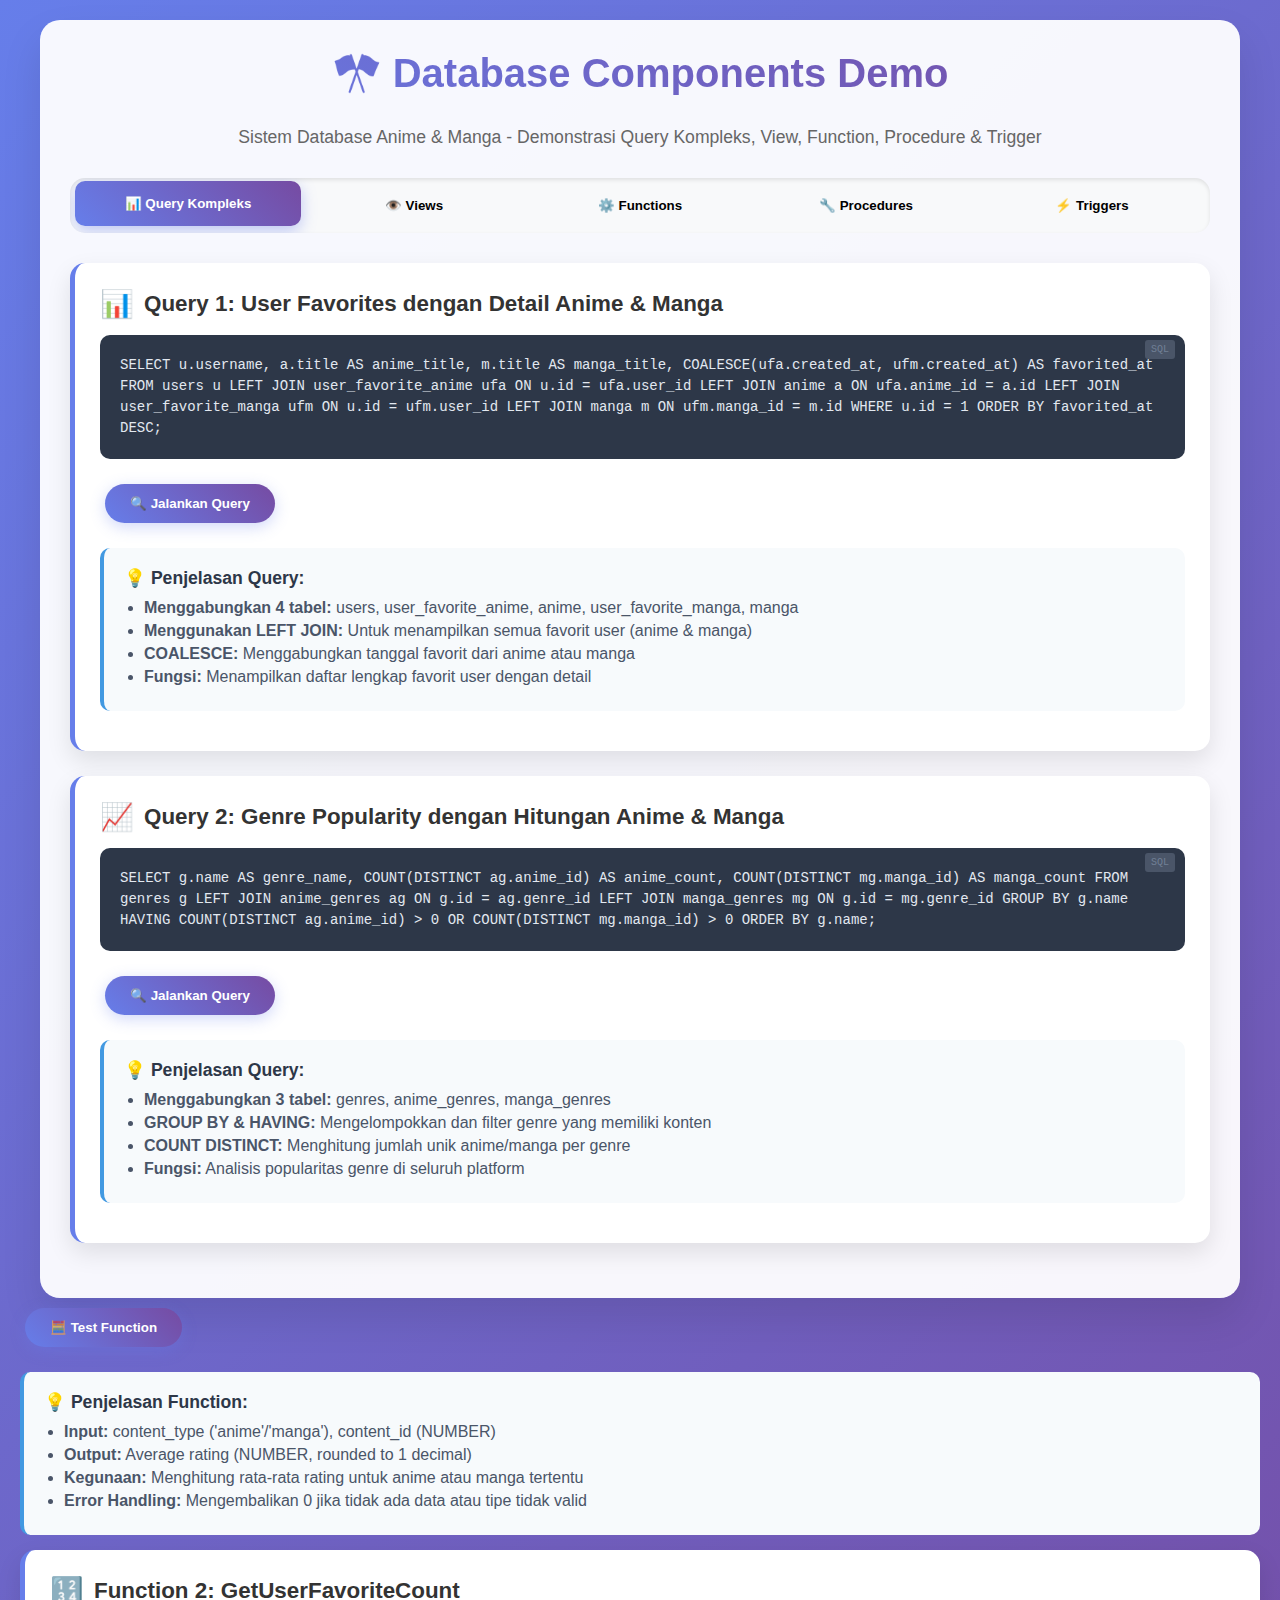
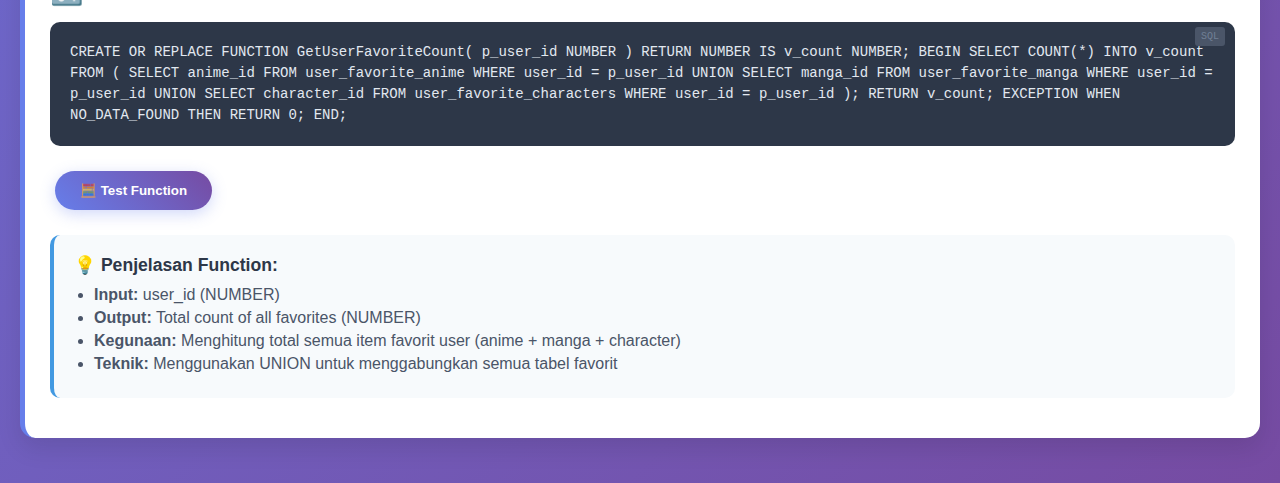
<file: Demo_UAS_PBDxPPW/index.html>
<!DOCTYPE html>
<html lang="en">
<head>
    <meta charset="UTF-8">
    <meta name="viewport" content="width=device-width, initial-scale=1.0">
    <title>Database Components Demo - Anime/Manga System</title>
    <style>
        * {
            margin: 0;
            padding: 0;
            box-sizing: border-box;
        }

        body {
            font-family: 'Segoe UI', Tahoma, Geneva, Verdana, sans-serif;
            background: linear-gradient(135deg, #667eea 0%, #764ba2 100%);
            min-height: 100vh;
            padding: 20px;
        }

        .container {
            max-width: 1200px;
            margin: 0 auto;
            background: rgba(255, 255, 255, 0.95);
            border-radius: 20px;
            padding: 30px;
            box-shadow: 0 20px 40px rgba(0, 0, 0, 0.1);
        }

        h1 {
            text-align: center;
            color: #333;
            margin-bottom: 30px;
            font-size: 2.5em;
            background: linear-gradient(45deg, #667eea, #764ba2);
            -webkit-background-clip: text;
            -webkit-text-fill-color: transparent;
            background-clip: text;
        }

        .tabs {
            display: flex;
            background: #f8f9fa;
            border-radius: 15px;
            padding: 5px;
            margin-bottom: 30px;
            overflow-x: auto;
            box-shadow: inset 0 2px 4px rgba(0, 0, 0, 0.1);
        }

        .tab {
            flex: 1;
            padding: 15px 20px;
            text-align: center;
            border: none;
            background: none;
            cursor: pointer;
            border-radius: 10px;
            transition: all 0.3s ease;
            font-weight: 600;
            min-width: 120px;
            white-space: nowrap;
        }

        .tab.active {
            background: linear-gradient(45deg, #667eea, #764ba2);
            color: white;
            transform: translateY(-2px);
            box-shadow: 0 5px 15px rgba(102, 126, 234, 0.4);
        }

        .tab:hover:not(.active) {
            background: rgba(102, 126, 234, 0.1);
            transform: translateY(-1px);
        }

        .content {
            display: none;
            animation: fadeIn 0.5s ease;
        }

        .content.active {
            display: block;
        }

        @keyframes fadeIn {
            from { opacity: 0; transform: translateY(10px); }
            to { opacity: 1; transform: translateY(0); }
        }

        .section {
            background: white;
            border-radius: 15px;
            padding: 25px;
            margin-bottom: 25px;
            box-shadow: 0 10px 25px rgba(0, 0, 0, 0.1);
            border-left: 5px solid #667eea;
        }

        .section h3 {
            color: #333;
            margin-bottom: 15px;
            font-size: 1.4em;
            display: flex;
            align-items: center;
            gap: 10px;
        }

        .icon {
            font-size: 1.2em;
        }

        .code-block {
            background: #2d3748;
            color: #e2e8f0;
            padding: 20px;
            border-radius: 10px;
            margin: 15px 0;
            overflow-x: auto;
            font-family: 'Courier New', monospace;
            font-size: 14px;
            line-height: 1.5;
            position: relative;
        }

        .code-block::before {
            content: 'SQL';
            position: absolute;
            top: 5px;
            right: 10px;
            font-size: 10px;
            color: #718096;
            background: #4a5568;
            padding: 2px 6px;
            border-radius: 3px;
        }

        .explanation {
            background: #f7fafc;
            padding: 20px;
            border-radius: 10px;
            margin: 15px 0;
            border-left: 4px solid #4299e1;
        }

        .explanation h4 {
            color: #2d3748;
            margin-bottom: 10px;
            font-size: 1.1em;
        }

        .explanation ul {
            margin-left: 20px;
        }

        .explanation li {
            margin: 5px 0;
            color: #4a5568;
        }

        .demo-button {
            background: linear-gradient(45deg, #667eea, #764ba2);
            color: white;
            border: none;
            padding: 12px 25px;
            border-radius: 25px;
            cursor: pointer;
            font-weight: 600;
            transition: all 0.3s ease;
            margin: 10px 5px;
            box-shadow: 0 4px 15px rgba(102, 126, 234, 0.3);
        }

        .demo-button:hover {
            transform: translateY(-2px);
            box-shadow: 0 8px 25px rgba(102, 126, 234, 0.4);
        }

        .result-box {
            background: #e6fffa;
            border: 2px solid #38b2ac;
            border-radius: 10px;
            padding: 15px;
            margin: 15px 0;
            display: none;
        }

        .result-box.show {
            display: block;
            animation: slideDown 0.3s ease;
        }

        @keyframes slideDown {
            from { opacity: 0; transform: translateY(-10px); }
            to { opacity: 1; transform: translateY(0); }
        }

        .table-demo {
            overflow-x: auto;
            margin: 15px 0;
        }

        .demo-table {
            width: 100%;
            border-collapse: collapse;
            font-size: 14px;
            background: white;
            border-radius: 8px;
            overflow: hidden;
            box-shadow: 0 4px 15px rgba(0, 0, 0, 0.1);
        }

        .demo-table th {
            background: linear-gradient(45deg, #667eea, #764ba2);
            color: white;
            padding: 12px;
            text-align: left;
            font-weight: 600;
        }

        .demo-table td {
            padding: 12px;
            border-bottom: 1px solid #e2e8f0;
        }

        .demo-table tr:hover {
            background: #f7fafc;
        }

        .highlight {
            background: linear-gradient(45deg, #ffd89b, #19547b);
            -webkit-background-clip: text;
            -webkit-text-fill-color: transparent;
            background-clip: text;
            font-weight: 600;
        }

        .badge {
            background: #667eea;
            color: white;
            padding: 4px 8px;
            border-radius: 12px;
            font-size: 12px;
            font-weight: 600;
        }

        @media (max-width: 768px) {
            .container {
                padding: 20px;
                margin: 10px;
            }
            
            .tabs {
                flex-wrap: wrap;
            }
            
            .tab {
                min-width: auto;
                flex: 1 1 calc(50% - 5px);
                margin: 2px;
            }
        }
    </style>
</head>
<body>
    <div class="container">
        <h1>🎌 Database Components Demo</h1>
        <p style="text-align: center; color: #666; margin-bottom: 30px; font-size: 1.1em;">
            Sistem Database Anime & Manga - Demonstrasi Query Kompleks, View, Function, Procedure & Trigger
        </p>

        <div class="tabs">
            <button class="tab active" onclick="showTab('queries')">📊 Query Kompleks</button>
            <button class="tab" onclick="showTab('views')">👁️ Views</button>
            <button class="tab" onclick="showTab('functions')">⚙️ Functions</button>
            <button class="tab" onclick="showTab('procedures')">🔧 Procedures</button>
            <button class="tab" onclick="showTab('triggers')">⚡ Triggers</button>
        </div>

        <!-- Query Kompleks -->
        <div id="queries" class="content active">
            <div class="section">
                <h3><span class="icon">📊</span>Query 1: User Favorites dengan Detail Anime & Manga</h3>
                <div class="code-block">SELECT u.username, 
       a.title AS anime_title, 
       m.title AS manga_title,
       COALESCE(ufa.created_at, ufm.created_at) AS favorited_at
FROM users u
LEFT JOIN user_favorite_anime ufa ON u.id = ufa.user_id
LEFT JOIN anime a ON ufa.anime_id = a.id
LEFT JOIN user_favorite_manga ufm ON u.id = ufm.user_id
LEFT JOIN manga m ON ufm.manga_id = m.id
WHERE u.id = 1
ORDER BY favorited_at DESC;</div>

                <button class="demo-button" onclick="showQueryResult('query1')">🔍 Jalankan Query</button>

                <div id="query1-result" class="result-box">
                    <h4>📋 Hasil Query:</h4>
                    <div class="table-demo">
                        <table class="demo-table">
                            <thead>
                                <tr>
                                    <th>Username</th>
                                    <th>Anime Title</th>
                                    <th>Manga Title</th>
                                    <th>Favorited At</th>
                                </tr>
                            </thead>
                            <tbody>
                                <tr>
                                    <td>adminmagang</td>
                                    <td>Attack on Titan</td>
                                    <td>NULL</td>
                                    <td>2024-01-15 10:30:00</td>
                                </tr>
                                <tr>
                                    <td>adminmagang</td>
                                    <td>NULL</td>
                                    <td>One Piece</td>
                                    <td>2024-01-10 14:20:00</td>
                                </tr>
                                <tr>
                                    <td>adminmagang</td>
                                    <td>Demon Slayer</td>
                                    <td>NULL</td>
                                    <td>2024-01-05 09:15:00</td>
                                </tr>
                            </tbody>
                        </table>
                    </div>
                </div>

                <div class="explanation">
                    <h4>💡 Penjelasan Query:</h4>
                    <ul>
                        <li><strong>Menggabungkan 4 tabel:</strong> users, user_favorite_anime, anime, user_favorite_manga, manga</li>
                        <li><strong>Menggunakan LEFT JOIN:</strong> Untuk menampilkan semua favorit user (anime & manga)</li>
                        <li><strong>COALESCE:</strong> Menggabungkan tanggal favorit dari anime atau manga</li>
                        <li><strong>Fungsi:</strong> Menampilkan daftar lengkap favorit user dengan detail</li>
                    </ul>
                </div>
            </div>

            <div class="section">
                <h3><span class="icon">📈</span>Query 2: Genre Popularity dengan Hitungan Anime & Manga</h3>
                <div class="code-block">SELECT g.name AS genre_name,
       COUNT(DISTINCT ag.anime_id) AS anime_count,
       COUNT(DISTINCT mg.manga_id) AS manga_count
FROM genres g
LEFT JOIN anime_genres ag ON g.id = ag.genre_id
LEFT JOIN manga_genres mg ON g.id = mg.genre_id
GROUP BY g.name
HAVING COUNT(DISTINCT ag.anime_id) > 0 OR COUNT(DISTINCT mg.manga_id) > 0
ORDER BY g.name;</div>

                <button class="demo-button" onclick="showQueryResult('query2')">🔍 Jalankan Query</button>

                <div id="query2-result" class="result-box">
                    <h4>📋 Hasil Query:</h4>
                    <div class="table-demo">
                        <table class="demo-table">
                            <thead>
                                <tr>
                                    <th>Genre Name</th>
                                    <th>Anime Count</th>
                                    <th>Manga Count</th>
                                </tr>
                            </thead>
                            <tbody>
                                <tr>
                                    <td>Action <span class="badge">Popular</span></td>
                                    <td>15</td>
                                    <td>12</td>
                                </tr>
                                <tr>
                                    <td>Adventure</td>
                                    <td>8</td>
                                    <td>10</td>
                                </tr>
                                <tr>
                                    <td>Romance</td>
                                    <td>6</td>
                                    <td>14</td>
                                </tr>
                                <tr>
                                    <td>Supernatural</td>
                                    <td>11</td>
                                    <td>7</td>
                                </tr>
                            </tbody>
                        </table>
                    </div>
                </div>

                <div class="explanation">
                    <h4>💡 Penjelasan Query:</h4>
                    <ul>
                        <li><strong>Menggabungkan 3 tabel:</strong> genres, anime_genres, manga_genres</li>
                        <li><strong>GROUP BY & HAVING:</strong> Mengelompokkan dan filter genre yang memiliki konten</li>
                        <li><strong>COUNT DISTINCT:</strong> Menghitung jumlah unik anime/manga per genre</li>
                        <li><strong>Fungsi:</strong> Analisis popularitas genre di seluruh platform</li>
                    </ul>
                </div>
            </div>
        </div>

        <!-- Views -->
        <div id="views" class="content">
            <div class="section">
                <h3><span class="icon">👁️</span>View 1: UserFavoritesView</h3>
                <div class="code-block">CREATE OR REPLACE VIEW UserFavoritesView AS
SELECT u.username, 
       a.title AS anime_title, 
       m.title AS manga_title,
       c.name AS character_name,
       CASE 
           WHEN ufa.anime_id IS NOT NULL THEN 'anime'
           WHEN ufm.manga_id IS NOT NULL THEN 'manga'
           WHEN ufc.character_id IS NOT NULL THEN 'character'
       END AS favorite_type,
       COALESCE(ufa.created_at, ufm.created_at, ufc.created_at) AS favorited_at
FROM users u
LEFT JOIN user_favorite_anime ufa ON u.id = ufa.user_id
LEFT JOIN anime a ON ufa.anime_id = a.id
LEFT JOIN user_favorite_manga ufm ON u.id = ufm.user_id
LEFT JOIN manga m ON ufm.manga_id = m.id
LEFT JOIN user_favorite_characters ufc ON u.id = ufc.user_id
LEFT JOIN characters c ON ufc.character_id = c.id
WHERE ufa.anime_id IS NOT NULL OR ufm.manga_id IS NOT NULL OR ufc.character_id IS NOT NULL
ORDER BY favorited_at DESC;</div>

                <button class="demo-button" onclick="showViewResult('view1')">👀 Test View</button>

                <div id="view1-result" class="result-box">
                    <div class="code-block" style="background: #2a4365; margin-bottom: 15px;">SELECT * FROM UserFavoritesView WHERE username = 'adminmagang';</div>
                    <div class="table-demo">
                        <table class="demo-table">
                            <thead>
                                <tr>
                                    <th>Username</th>
                                    <th>Content</th>
                                    <th>Type</th>
                                    <th>Favorited At</th>
                                </tr>
                            </thead>
                            <tbody>
                                <tr>
                                    <td>adminmagang</td>
                                    <td>Attack on Titan</td>
                                    <td><span class="badge">anime</span></td>
                                    <td>2024-01-15 10:30:00</td>
                                </tr>
                                <tr>
                                    <td>adminmagang</td>
                                    <td>Levi Ackerman</td>
                                    <td><span class="badge">character</span></td>
                                    <td>2024-01-12 16:45:00</td>
                                </tr>
                                <tr>
                                    <td>adminmagang</td>
                                    <td>One Piece</td>
                                    <td><span class="badge">manga</span></td>
                                    <td>2024-01-10 14:20:00</td>
                                </tr>
                            </tbody>
                        </table>
                    </div>
                </div>

                <div class="explanation">
                    <h4>💡 Fungsi View:</h4>
                    <ul>
                        <li><strong>Abstraksi Kompleksitas:</strong> Menyederhanakan query join yang rumit</li>
                        <li><strong>Konsistensi Data:</strong> Memastikan format data favorit yang seragam</li>
                        <li><strong>Keamanan:</strong> Membatasi akses hanya pada kolom yang diperlukan</li>
                        <li><strong>Reusability:</strong> Dapat digunakan berulang untuk berbagai keperluan</li>
                    </ul>
                </div>
            </div>

            <div class="section">
                <h3><span class="icon">📊</span>View 2: AnimeMangaPopularityView</h3>
                <div class="code-block">CREATE OR REPLACE VIEW AnimeMangaPopularityView AS
SELECT 'anime' AS content_type, a.id, a.title, a.popularity,
       COUNT(uar.rating) AS rating_count, 
       AVG(uar.rating) AS avg_rating
FROM anime a
LEFT JOIN user_anime_ratings uar ON a.id = uar.anime_id
GROUP BY a.id, a.title, a.popularity
UNION
SELECT 'manga' AS content_type, m.id, m.title, m.popularity,
       COUNT(umr.rating) AS rating_count, 
       AVG(umr.rating) AS avg_rating
FROM manga m
LEFT JOIN user_manga_ratings umr ON m.id = umr.manga_id
GROUP BY m.id, m.title, m.popularity
ORDER BY popularity DESC, avg_rating DESC;</div>

                <button class="demo-button" onclick="showViewResult('view2')">👀 Test View</button>

                <div id="view2-result" class="result-box">
                    <div class="code-block" style="background: #2a4365; margin-bottom: 15px;">SELECT * FROM AnimeMangaPopularityView WHERE content_type = 'anime';</div>
                    <div class="table-demo">
                        <table class="demo-table">
                            <thead>
                                <tr>
                                    <th>Type</th>
                                    <th>Title</th>
                                    <th>Popularity</th>
                                    <th>Rating Count</th>
                                    <th>Avg Rating</th>
                                </tr>
                            </thead>
                            <tbody>
                                <tr>
                                    <td><span class="badge">anime</span></td>
                                    <td>Attack on Titan</td>
                                    <td>95</td>
                                    <td>1247</td>
                                    <td>9.2</td>
                                </tr>
                                <tr>
                                    <td><span class="badge">anime</span></td>
                                    <td>Demon Slayer</td>
                                    <td>92</td>
                                    <td>1156</td>
                                    <td>8.9</td>
                                </tr>
                                <tr>
                                    <td><span class="badge">anime</span></td>
                                    <td>Your Name</td>
                                    <td>89</td>
                                    <td>934</td>
                                    <td>8.7</td>
                                </tr>
                            </tbody>
                        </table>
                    </div>
                </div>

                <div class="explanation">
                    <h4>💡 Fungsi View:</h4>
                    <ul>
                        <li><strong>Unifikasi Data:</strong> Menggabungkan data anime dan manga dalam satu view</li>
                        <li><strong>Analisis Popularitas:</strong> Memudahkan analisis konten terpopuler</li>
                        <li><strong>Agregasi Otomatis:</strong> Menghitung rating dan popularitas secara real-time</li>
                        <li><strong>Dashboard Ready:</strong> Siap digunakan untuk dashboard analytics</li>
                    </ul>
                </div>
            </div>
        </div>

        <!-- Functions -->
        <div id="functions" class="content">
            <div class="section">
                <h3><span class="icon">⚙️</span>Function 1: GetAverageRating</h3>
                <div class="code-block">CREATE OR REPLACE FUNCTION GetAverageRating(
    p_content_type VARCHAR2, 
    p_content_id NUMBER
) RETURN NUMBER IS 
    v_avg_rating NUMBER;
BEGIN
    IF p_content_type = 'anime' THEN
        SELECT AVG(rating) INTO v_avg_rating
        FROM user_anime_ratings WHERE anime_id = p_content_id;
    ELSIF p_content_type = 'manga' THEN
        SELECT AVG(rating) INTO v_avg_rating
        FROM user_manga_ratings WHERE manga_id = p_content_id;
    ELSE
        RAISE_APPLICATION_ERROR(-20001, 'Invalid content type');
    END IF;
    
    IF v_avg_rating IS NULL THEN
        RETURN 0;
    END IF;
    
    RETURN ROUND(v_avg_rating, 1);
EXCEPTION 
    WHEN NO_DATA_FOUND THEN
        RETURN 0;
END;</div>

                <button class="demo-button" onclick="showProcedureResult('proc1')">🔧 Test Procedure</button>

                <div id="proc1-result" class="result-box">
                    <div class="code-block" style="background: #2a4365; margin-bottom: 15px;">EXEC AddUserFavorite(1, 'anime', 5);</div>
                    <div class="table-demo">
                        <table class="demo-table">
                            <thead>
                                <tr>
                                    <th>Operation</th>
                                    <th>User ID</th>
                                    <th>Type</th>
                                    <th>Content ID</th>
                                    <th>Status</th>
                                    <th>Message</th>
                                </tr>
                            </thead>
                            <tbody>
                                <tr>
                                    <td>Add Favorite</td>
                                    <td>1</td>
                                    <td><span class="badge">anime</span></td>
                                    <td>5</td>
                                    <td>✅ Success</td>
                                    <td>Favorite added successfully</td>
                                </tr>
                                <tr>
                                    <td>Add Favorite</td>
                                    <td>1</td>
                                    <td><span class="badge">manga</span></td>
                                    <td>3</td>
                                    <td>✅ Success</td>
                                    <td>Favorite added successfully</td>
                                </tr>
                                <tr>
                                    <td>Add Favorite</td>
                                    <td>1</td>
                                    <td><span class="badge">anime</span></td>
                                    <td>5</td>
                                    <td>⚠️ Skipped</td>
                                    <td>Already in favorites</td>
                                </tr>
                            </tbody>
                        </table>
                    </div>
                </div>

                <div class="explanation">
                    <h4>💡 Penjelasan Procedure:</h4>
                    <ul>
                        <li><strong>Input Parameters:</strong> user_id, favorite_type, favorite_id</li>
                        <li><strong>Validasi:</strong> Memastikan favorite_type valid ('anime', 'manga', 'character')</li>
                        <li><strong>Duplikasi Check:</strong> Mencegah penambahan favorit yang sudah ada</li>
                        <li><strong>Transaction Safety:</strong> Menggunakan COMMIT/ROLLBACK untuk konsistensi data</li>
                        <li><strong>Error Handling:</strong> Menangani berbagai jenis error dengan pesan yang jelas</li>
                    </ul>
                </div>

                <div class="explanation">
                    <h4>🔄 Kapan Digunakan:</h4>
                    <ul>
                        <li><strong>User Interface:</strong> Ketika user menambah item ke daftar favorit</li>
                        <li><strong>Batch Operations:</strong> Import favorit dalam jumlah besar</li>
                        <li><strong>API Calls:</strong> Endpoint untuk menambah favorit dari aplikasi mobile</li>
                        <li><strong>Admin Panel:</strong> Moderasi dan pengelolaan favorit user</li>
                    </ul>
                </div>
            </div>
        </div>

        <!-- Triggers -->
        <div id="triggers" class="content">
            <div class="section">
                <h3><span class="icon">⚡</span>Trigger: after_anime_favorite_insert</h3>
                <div class="code-block">CREATE OR REPLACE TRIGGER after_anime_favorite_insert
AFTER INSERT ON user_favorite_anime
FOR EACH ROW
BEGIN
    UPDATE anime 
    SET popularity = popularity + 1 
    WHERE id = :NEW.anime_id;
END;</div>

                <button class="demo-button" onclick="showTriggerResult('trigger1')">⚡ Test Trigger</button>

                <div id="trigger1-result" class="result-box">
                    <h4>🔄 Simulasi Trigger Execution:</h4>
                    
                    <div style="background: #f0f9ff; padding: 15px; border-radius: 8px; margin: 15px 0; border-left: 4px solid #0ea5e9;">
                        <h5 style="color: #0c4a6e; margin-bottom: 10px;">📈 Before Insert:</h5>
                        <div class="table-demo">
                            <table class="demo-table" style="font-size: 12px;">
                                <thead>
                                    <tr>
                                        <th>Anime ID</th>
                                        <th>Title</th>
                                        <th>Popularity</th>
                                    </tr>
                                </thead>
                                <tbody>
                                    <tr>
                                        <td>1</td>
                                        <td>Attack on Titan</td>
                                        <td>94</td>
                                    </tr>
                                </tbody>
                            </table>
                        </div>
                    </div>

                    <div style="background: #fffbeb; padding: 15px; border-radius: 8px; margin: 15px 0; border-left: 4px solid #f59e0b;">
                        <h5 style="color: #92400e; margin-bottom: 10px;">⚡ Trigger Event:</h5>
                        <div class="code-block" style="font-size: 12px; margin: 0;">INSERT INTO user_favorite_anime (user_id, anime_id) VALUES (3, 1);</div>
                    </div>

                    <div style="background: #f0fdf4; padding: 15px; border-radius: 8px; margin: 15px 0; border-left: 4px solid #22c55e;">
                        <h5 style="color: #166534; margin-bottom: 10px;">📈 After Insert (Automatic Update):</h5>
                        <div class="table-demo">
                            <table class="demo-table" style="font-size: 12px;">
                                <thead>
                                    <tr>
                                        <th>Anime ID</th>
                                        <th>Title</th>
                                        <th>Popularity</th>
                                        <th>Change</th>
                                    </tr>
                                </thead>
                                <tbody>
                                    <tr>
                                        <td>1</td>
                                        <td>Attack on Titan</td>
                                        <td><span class="highlight">95</span></td>
                                        <td>+1 ⬆️</td>
                                    </tr>
                                </tbody>
                            </table>
                        </div>
                    </div>
                </div>

                <div class="explanation">
                    <h4>💡 Penjelasan Trigger:</h4>
                    <ul>
                        <li><strong>Triggering Event:</strong> AFTER INSERT pada tabel user_favorite_anime</li>
                        <li><strong>Aksi:</strong> Otomatis menambah nilai popularity anime sebesar 1</li>
                        <li><strong>Scope:</strong> FOR EACH ROW - dijalankan untuk setiap baris yang diinsert</li>
                        <li><strong>Referensi:</strong> :NEW.anime_id mengacu pada anime yang baru ditambahkan ke favorit</li>
                    </ul>
                </div>

                <div class="explanation">
                    <h4>🎯 Manfaat Trigger:</h4>
                    <ul>
                        <li><strong>Real-time Updates:</strong> Popularity score langsung terupdate tanpa intervention manual</li>
                        <li><strong>Data Consistency:</strong> Memastikan sinkronisasi antara favorit dan popularity</li>
                        <li><strong>Performance:</strong> Menghindari query tambahan untuk update popularity</li>
                        <li><strong>Transparency:</strong> Developer tidak perlu mengingat update popularity secara manual</li>
                    </ul>
                </div>

                <div class="explanation">
                    <h4>⚠️ Pertimbangan:</h4>
                    <ul>
                        <li><strong>Performance Impact:</strong> Trigger menambah overhead pada operasi INSERT</li>
                        <li><strong>Debugging:</strong> Trigger berjalan otomatis, bisa menyulitkan debugging</li>
                        <li><strong>Cascade Effects:</strong> Perubahan pada popularity bisa memicu trigger lain</li>
                        <li><strong>Transaction Dependency:</strong> Jika trigger gagal, seluruh transaksi akan rollback</li>
                    </ul>
                </div>
            </div>

            <div class="section">
                <h3><span class="icon">📊</span>Ringkasan Implementasi</h3>
                <div class="table-demo">
                    <table class="demo-table">
                        <thead>
                            <tr>
                                <th>Component</th>
                                <th>Purpose</th>
                                <th>Usage Context</th>
                                <th>Performance</th>
                            </tr>
                        </thead>
                        <tbody>
                            <tr>
                                <td><span class="badge">Query Kompleks</span></td>
                                <td>Data retrieval & analysis</td>
                                <td>Reports, dashboards</td>
                                <td>Medium</td>
                            </tr>
                            <tr>
                                <td><span class="badge">Views</span></td>
                                <td>Data abstraction</td>
                                <td>Frequent queries, security</td>
                                <td>Good</td>
                            </tr>
                            <tr>
                                <td><span class="badge">Functions</span></td>
                                <td>Reusable calculations</td>
                                <td>Business logic, validations</td>
                                <td>Excellent</td>
                            </tr>
                            <tr>
                                <td><span class="badge">Procedures</span></td>
                                <td>Complex operations</td>
                                <td>Batch processing, workflows</td>
                                <td>Good</td>
                            </tr>
                            <tr>
                                <td><span class="badge">Triggers</span></td>
                                <td>Automatic actions</td>
                                <td>Data consistency, auditing</td>
                                <td>Caution</td>
                            </tr>
                        </tbody>
                    </table>
                </div>
            </div>
        </div>
    </div>

    <script>
        function showTab(tabName) {
            // Hide all content
            const contents = document.querySelectorAll('.content');
            contents.forEach(content => {
                content.classList.remove('active');
            });

            // Remove active class from all tabs
            const tabs = document.querySelectorAll('.tab');
            tabs.forEach(tab => {
                tab.classList.remove('active');
            });

            // Show selected content
            document.getElementById(tabName).classList.add('active');

            // Add active class to clicked tab
            event.target.classList.add('active');
        }

        function showQueryResult(queryId) {
            const resultBox = document.getElementById(queryId + '-result');
            resultBox.classList.add('show');
            
            // Add some animation delay for better UX
            setTimeout(() => {
                resultBox.scrollIntoView({ behavior: 'smooth', block: 'nearest' });
            }, 300);
        }

        function showViewResult(viewId) {
            const resultBox = document.getElementById(viewId + '-result');
            resultBox.classList.add('show');
            
            setTimeout(() => {
                resultBox.scrollIntoView({ behavior: 'smooth', block: 'nearest' });
            }, 300);
        }

        function showFunctionResult(funcId) {
            const resultBox = document.getElementById(funcId + '-result');
            resultBox.classList.add('show');
            
            setTimeout(() => {
                resultBox.scrollIntoView({ behavior: 'smooth', block: 'nearest' });
            }, 300);
        }

        function showProcedureResult(procId) {
            const resultBox = document.getElementById(procId + '-result');
            resultBox.classList.add('show');
            
            setTimeout(() => {
                resultBox.scrollIntoView({ behavior: 'smooth', block: 'nearest' });
            }, 300);
        }

        function showTriggerResult(triggerId) {
            const resultBox = document.getElementById(triggerId + '-result');
            resultBox.classList.add('show');
            
            setTimeout(() => {
                resultBox.scrollIntoView({ behavior: 'smooth', block: 'nearest' });
            }, 300);
        }

        // Add some interactive enhancements
        document.addEventListener('DOMContentLoaded', function() {
            // Add hover effects to code blocks
            const codeBlocks = document.querySelectorAll('.code-block');
            codeBlocks.forEach(block => {
                block.addEventListener('mouseenter', function() {
                    this.style.transform = 'translateY(-2px)';
                    this.style.boxShadow = '0 8px 25px rgba(0,0,0,0.15)';
                });
                
                block.addEventListener('mouseleave', function() {
                    this.style.transform = 'translateY(0)';
                    this.style.boxShadow = 'none';
                });
            });

            // Add copy functionality to code blocks
            codeBlocks.forEach(block => {
                block.style.cursor = 'pointer';
                block.title = 'Click to copy SQL code';
                
                block.addEventListener('click', function() {
                    navigator.clipboard.writeText(this.textContent);
                    
                    // Visual feedback
                    const originalBg = this.style.background;
                    this.style.background = '#22c55e';
                    
                    setTimeout(() => {
                        this.style.background = originalBg;
                    }, 200);
                });
            });
        });
    </script>
</body>
</html></div>

                <button class="demo-button" onclick="showFunctionResult('func1')">🧮 Test Function</button>

                <div id="func1-result" class="result-box">
                    <div class="code-block" style="background: #2a4365; margin-bottom: 15px;">SELECT GetAverageRating('anime', 1) AS anime_rating FROM dual;</div>
                    <div class="table-demo">
                        <table class="demo-table">
                            <thead>
                                <tr>
                                    <th>Content Type</th>
                                    <th>Content ID</th>
                                    <th>Average Rating</th>
                                    <th>Status</th>
                                </tr>
                            </thead>
                            <tbody>
                                <tr>
                                    <td>anime</td>
                                    <td>1</td>
                                    <td><span class="highlight">8.7</span></td>
                                    <td>✅ Success</td>
                                </tr>
                                <tr>
                                    <td>manga</td>
                                    <td>2</td>
                                    <td><span class="highlight">9.1</span></td>
                                    <td>✅ Success</td>
                                </tr>
                            </tbody>
                        </table>
                    </div>
                </div>

                <div class="explanation">
                    <h4>💡 Penjelasan Function:</h4>
                    <ul>
                        <li><strong>Input:</strong> content_type ('anime'/'manga'), content_id (NUMBER)</li>
                        <li><strong>Output:</strong> Average rating (NUMBER, rounded to 1 decimal)</li>
                        <li><strong>Kegunaan:</strong> Menghitung rata-rata rating untuk anime atau manga tertentu</li>
                        <li><strong>Error Handling:</strong> Mengembalikan 0 jika tidak ada data atau tipe tidak valid</li>
                    </ul>
                </div>
            </div>

            <div class="section">
                <h3><span class="icon">🔢</span>Function 2: GetUserFavoriteCount</h3>
                <div class="code-block">CREATE OR REPLACE FUNCTION GetUserFavoriteCount(
    p_user_id NUMBER
) RETURN NUMBER IS 
    v_count NUMBER;
BEGIN 
    SELECT COUNT(*) INTO v_count
    FROM (
        SELECT anime_id FROM user_favorite_anime WHERE user_id = p_user_id
        UNION
        SELECT manga_id FROM user_favorite_manga WHERE user_id = p_user_id
        UNION
        SELECT character_id FROM user_favorite_characters WHERE user_id = p_user_id
    );
    
    RETURN v_count;
EXCEPTION 
    WHEN NO_DATA_FOUND THEN
        RETURN 0;
END;</div>

                <button class="demo-button" onclick="showFunctionResult('func2')">🧮 Test Function</button>

                <div id="func2-result" class="result-box">
                    <div class="code-block" style="background: #2a4365; margin-bottom: 15px;">SELECT GetUserFavoriteCount(1) AS total_favorites FROM dual;</div>
                    <div class="table-demo">
                        <table class="demo-table">
                            <thead>
                                <tr>
                                    <th>User ID</th>
                                    <th>Total Favorites</th>
                                    <th>Breakdown</th>
                                    <th>Status</th>
                                </tr>
                            </thead>
                            <tbody>
                                <tr>
                                    <td>1</td>
                                    <td><span class="highlight">12</span></td>
                                    <td>5 anime, 4 manga, 3 characters</td>
                                    <td>✅ Success</td>
                                </tr>
                                <tr>
                                    <td>2</td>
                                    <td><span class="highlight">8</span></td>
                                    <td>3 anime, 3 manga, 2 characters</td>
                                    <td>✅ Success</td>
                                </tr>
                            </tbody>
                        </table>
                    </div>
                </div>

                <div class="explanation">
                    <h4>💡 Penjelasan Function:</h4>
                    <ul>
                        <li><strong>Input:</strong> user_id (NUMBER)</li>
                        <li><strong>Output:</strong> Total count of all favorites (NUMBER)</li>
                        <li><strong>Kegunaan:</strong> Menghitung total semua item favorit user (anime + manga + character)</li>
                        <li><strong>Teknik:</strong> Menggunakan UNION untuk menggabungkan semua tabel favorit</li>
                    </ul>
                </div>
            </div>
        </div>

        <!-- Procedures -->
        <div id="procedures" class="content">
            <div class="section">
                <h3><span class="icon">🔧</span>Stored Procedure: AddUserFavorite</h3>
                <div class="code-block">CREATE OR REPLACE PROCEDURE AddUserFavorite(
    p_user_id IN NUMBER, 
    p_favorite_type IN VARCHAR2, 
    p_favorite_id IN NUMBER
) AS 
    v_exists NUMBER;
BEGIN
    -- Validate favorite_type
    IF p_favorite_type NOT IN ('anime', 'manga', 'character') THEN
        RAISE_APPLICATION_ERROR(-20002, 'Invalid favorite type');
    END IF;
    
    -- Check if favorite already exists and insert if not
    IF p_favorite_type = 'anime' THEN 
        SELECT COUNT(*) INTO v_exists FROM user_favorite_anime
        WHERE user_id = p_user_id AND anime_id = p_favorite_id;
        
        IF v_exists = 0 THEN
            INSERT INTO user_favorite_anime (id, user_id, anime_id, created_at)
            VALUES (seq_user_favorite_anime.NEXTVAL, p_user_id, p_favorite_id, SYSTIMESTAMP);
        END IF;
        
    ELSIF p_favorite_type = 'manga' THEN
        SELECT COUNT(*) INTO v_exists FROM user_favorite_manga
        WHERE user_id = p_user_id AND manga_id = p_favorite_id;
        
        IF v_exists = 0 THEN
            INSERT INTO user_favorite_manga (id, user_id, manga_id, created_at)
            VALUES (user_favorite_manga_seq.NEXTVAL, p_user_id, p_favorite_id, SYSTIMESTAMP);
        END IF;
        
    ELSIF p_favorite_type = 'character' THEN
        SELECT COUNT(*) INTO v_exists FROM user_favorite_characters
        WHERE user_id = p_user_id AND character_id = p_favorite_id;
        
        IF v_exists = 0 THEN
            INSERT INTO user_favorite_characters (id, user_id, character_id, created_at)
            VALUES (seq_user_favorite_characters.NEXTVAL, p_user_id, p_favorite_id, SYSTIMESTAMP);
        END IF;
    END IF;
    
    COMMIT;
EXCEPTION 
    WHEN OTHERS THEN 
        ROLLBACK;
        RAISE_APPLICATION_ERROR(-20003, 'Error adding favorite: ' || SQLERRM);
END;
</file>
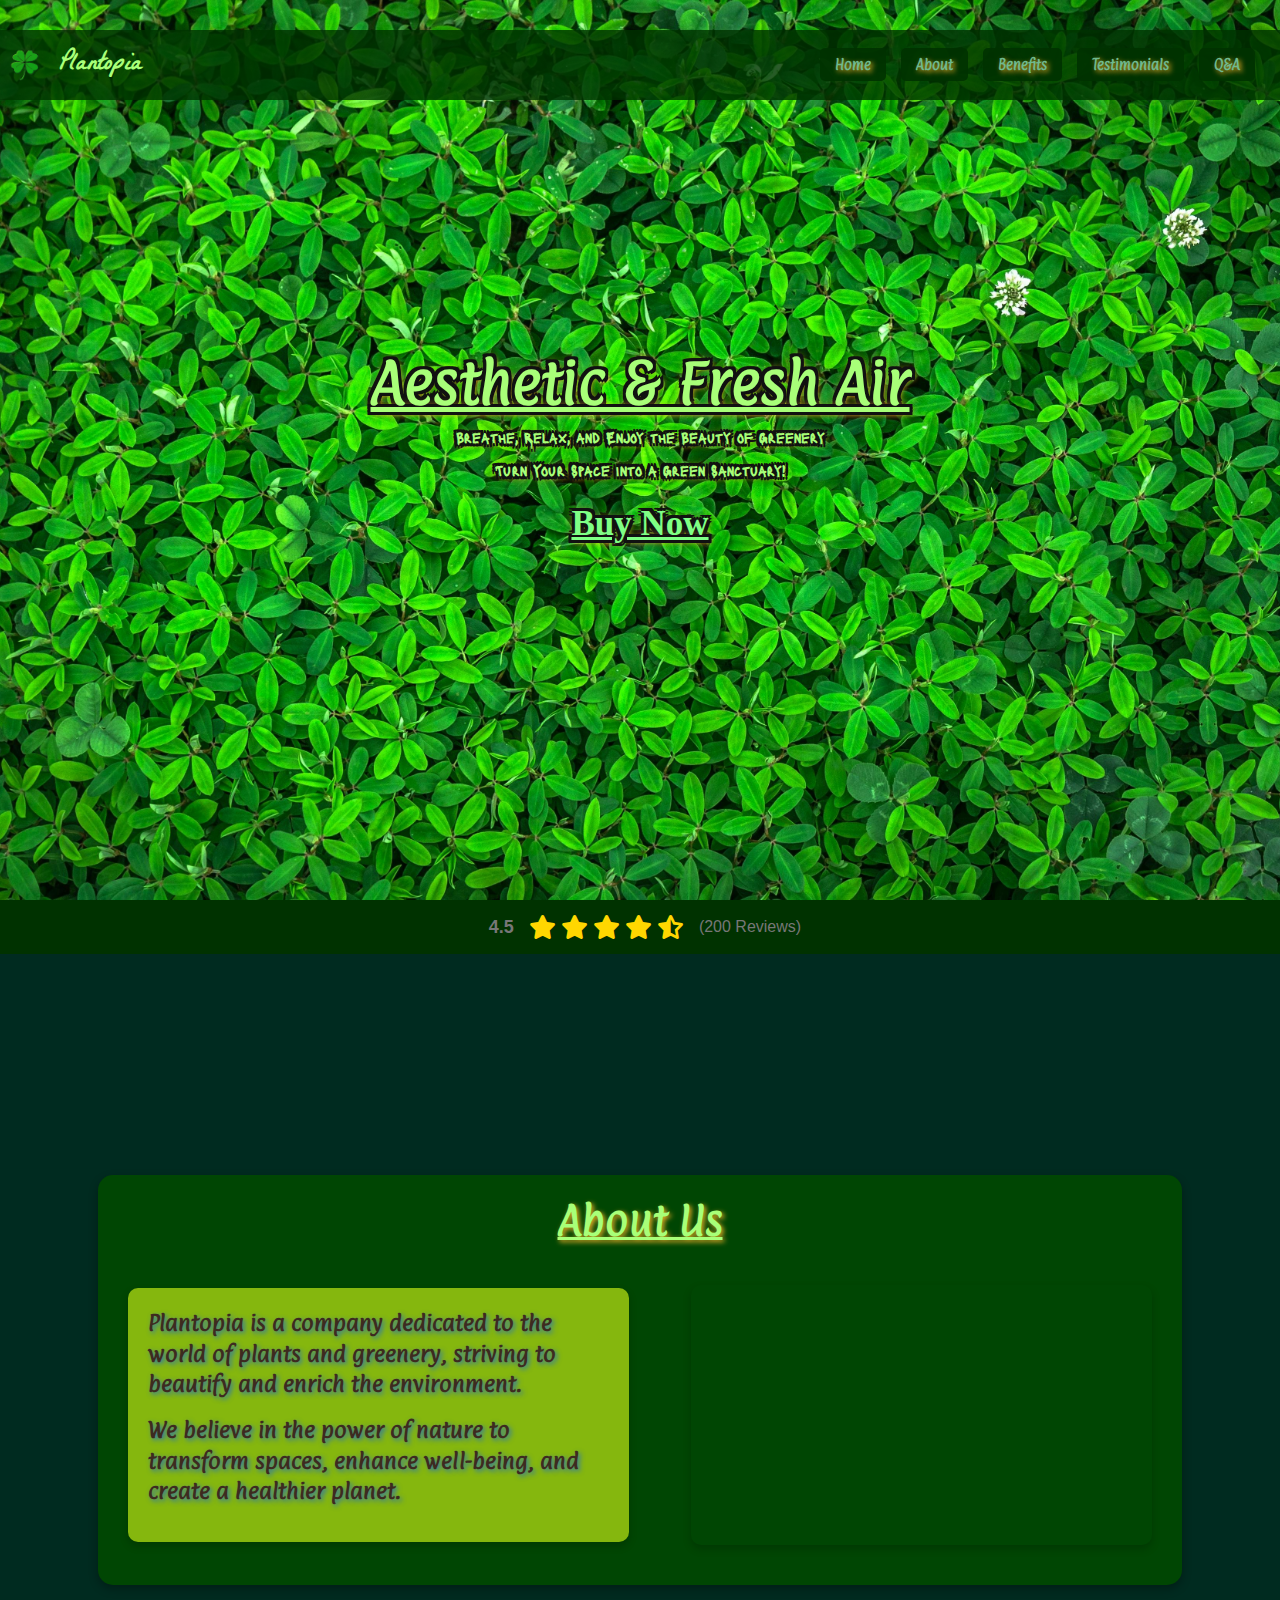
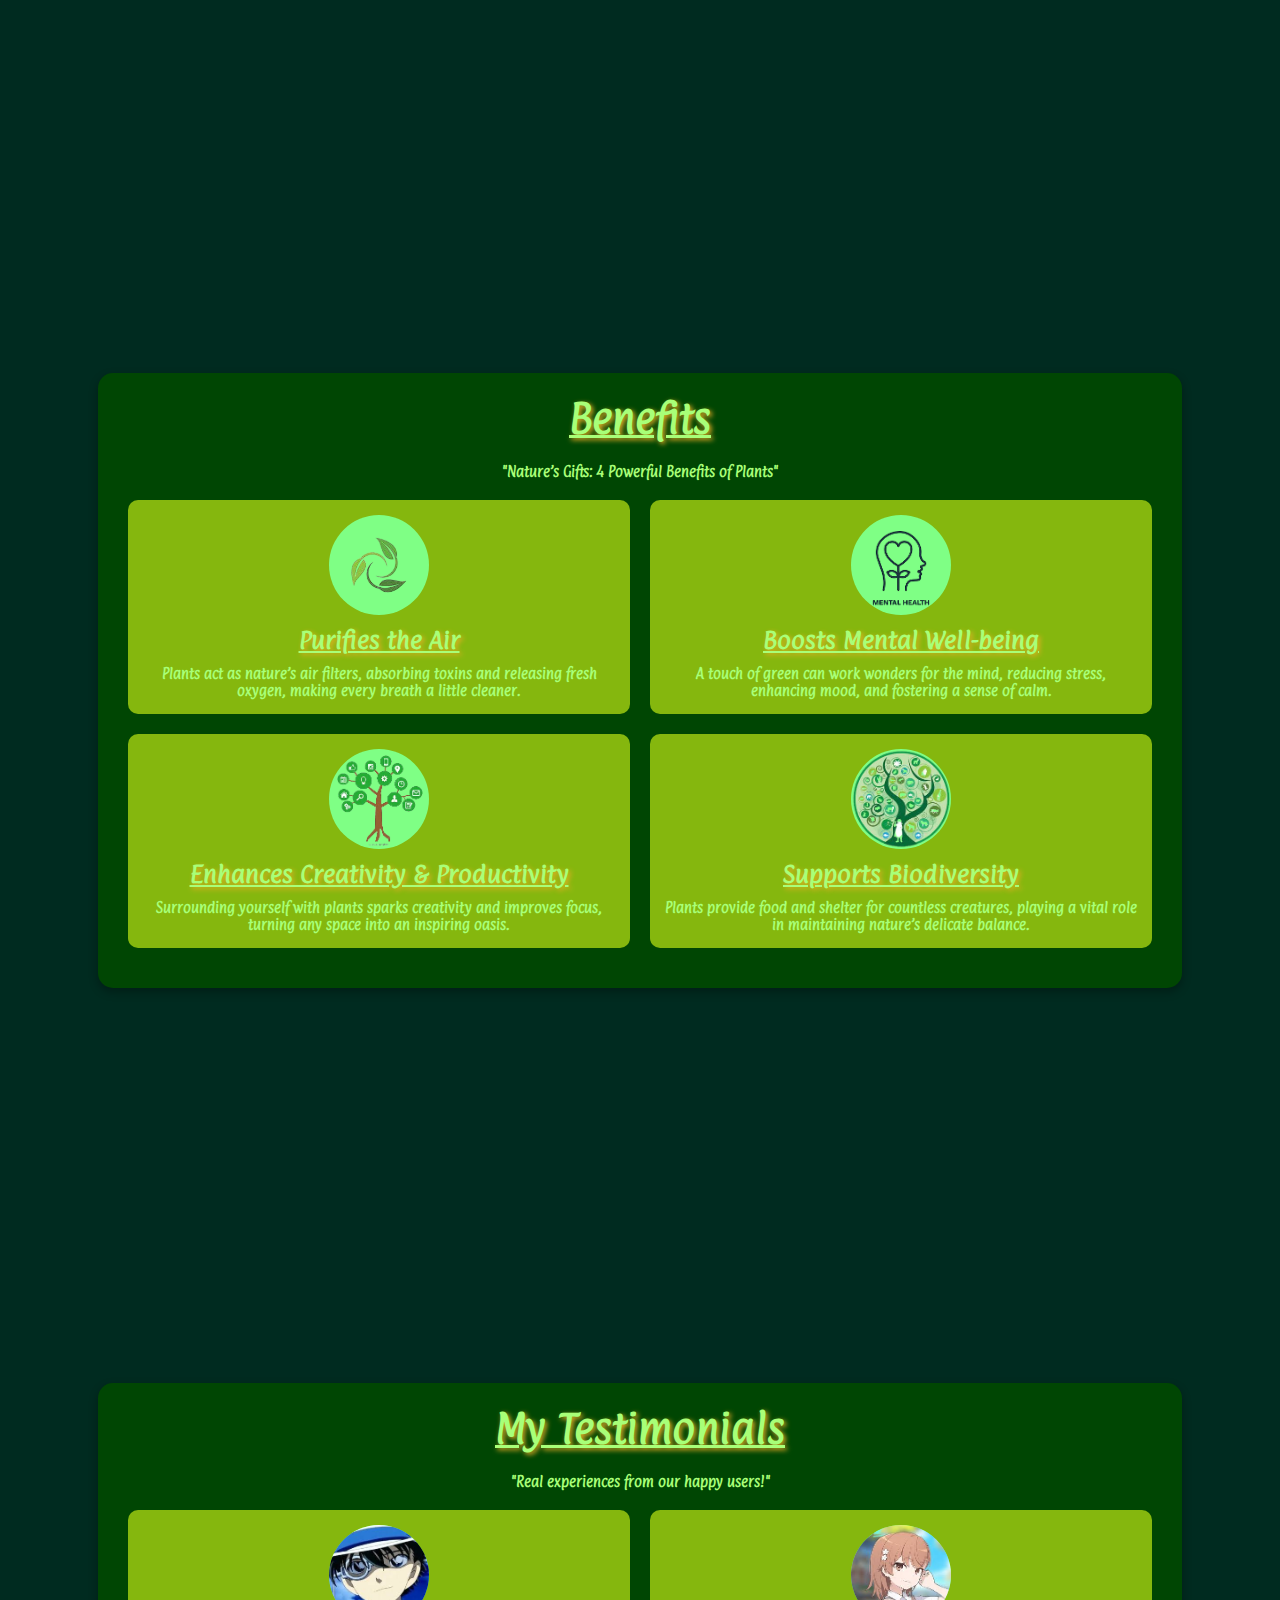
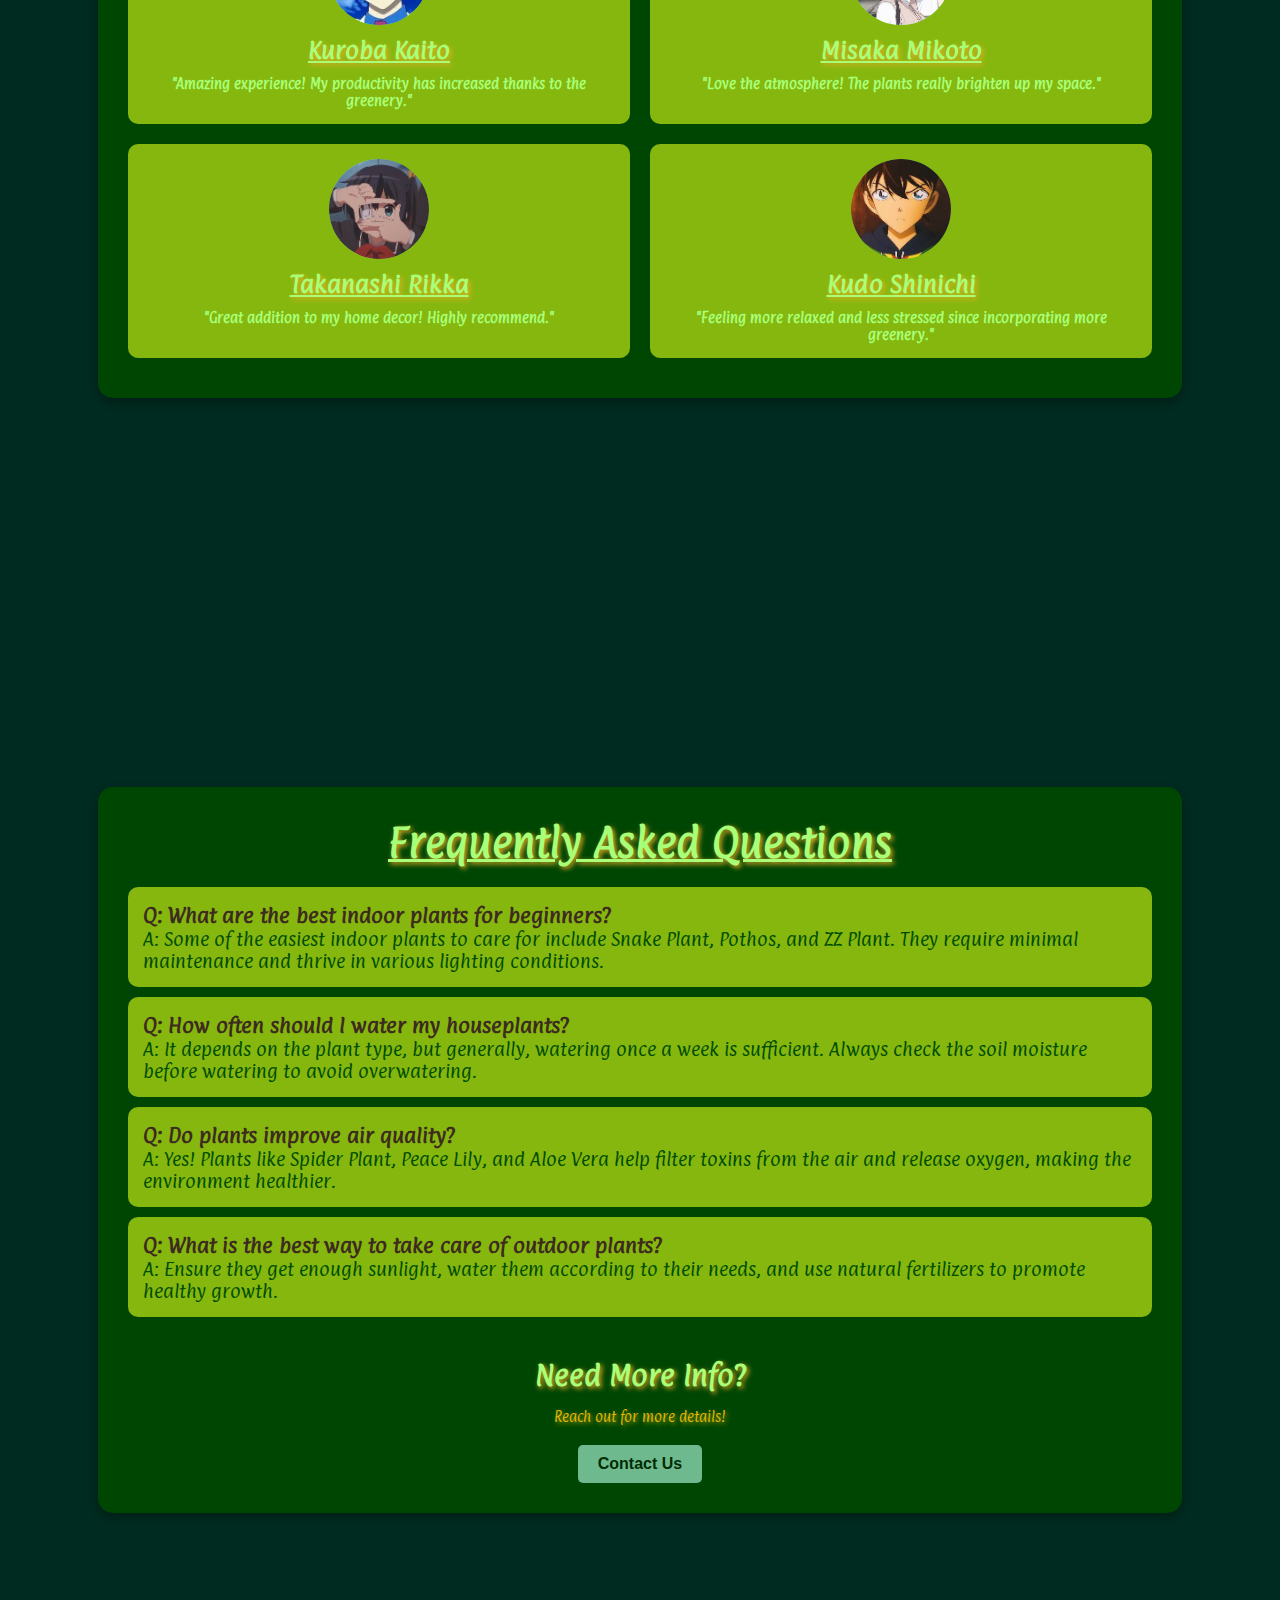
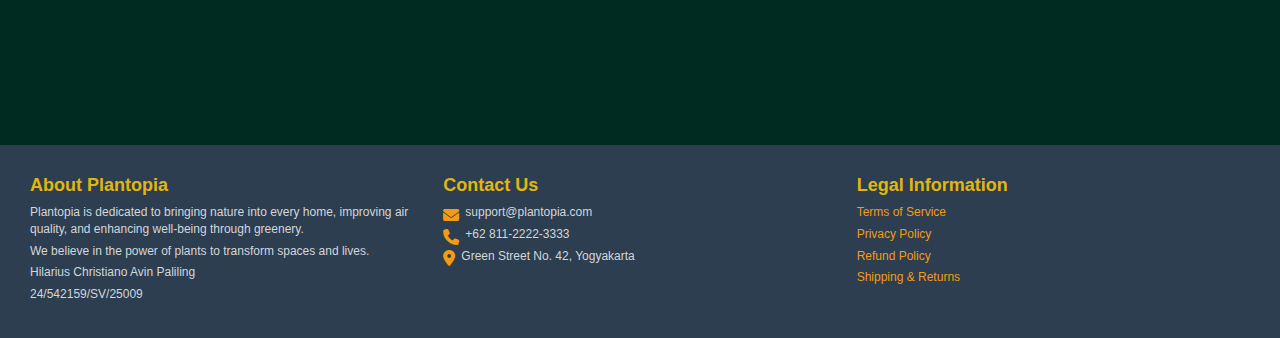
<file: PPW_Final/index.html>
<html lang="en">
<head>
    <meta charset="UTF-8">
    <meta name="viewport" content="width=device-width, initial-scale=1.0">
    <title>Plantopia</title>
    <link rel="shortcut icon" href="assets/image/image.png" type="image/png">
    <link rel="stylesheet" href="assets/Style/Style.css">
    <link href="https://fonts.googleapis.com/css2?family=La+Belle+Aurore&display=swap" rel="stylesheet">
    <link href="https://fonts.googleapis.com/css2?family=Paprika&display=swap" rel="stylesheet">
    <link href="https://fonts.googleapis.com/css2?family=Lacquer&display=swap" rel="stylesheet">
    <link href="https://cdnjs.cloudflare.com/ajax/libs/font-awesome/6.4.2/css/all.min.css" rel="stylesheet">
</head>
<body>
    <!-- Section 1-Home -->
    <section class="home" id="Home">
        <header class="header__container">
            <div class="header__logo-container">
                <img src="assets/image/image.png" alt="Logo" class="header__logo">
                <span class="header__company-name">Plantopia</span>
            </div>
            <nav class="header__nav">
                <ul class="header__nav-list">
                    <li class="header__nav-item header__nav-item--active">
                        <a href="#Home">Home</a>
                    </li>
                    <li class="header__nav-item">
                        <a href="#About">About</a>
                    </li>
                    <li class="header__nav-item">
                        <a href="#Benefits">Benefits</a>
                    </li>
                    <li class="header__nav-item">
                        <a href="#Testimonial">Testimonials</a>
                    </li>
                    <li class="header__nav-item">
                        <a href="#QnA">Q&A</a>
                    </li>
                </ul>
            </nav>
        </header>        
        <div class="home__content">
            <h1 class="home__title">Aesthetic & Fresh Air</h1>
            <p class="home__description">
                Breathe, Relax, and Enjoy the Beauty of Greenery
            </p>
            <p class="home__description">Turn Your Space into a Green Sanctuary!</p>
            <a href="#" class="home__button" role="button">Buy Now</a>
        </div>
    </section>    

    <!-- Section 2-Review -->
        <section class="rating">
            <div class="rating__container">
                <span class="rating__value">4.5</span>
                <div class="rating__stars">
                    <i class="rating__star fas fa-star"></i>
                    <i class="rating__star fas fa-star"></i>
                    <i class="rating__star fas fa-star"></i>
                    <i class="rating__star fas fa-star"></i>
                    <i class="rating__star rating__star--half fas fa-star-half-alt"></i>
                </div>
                <span class="rating__reviews">(200 Reviews)</span>
            </div>
        </section>

<!-- Section 3 - About -->
<section class="about" id="About">
    <div class="about__bg">
        <h1 class="about__title">About Us</h1>
        <div class="about__container">
            <div class="about__content">
                <p class="about__text">
                    Plantopia is a company dedicated to the world of plants and greenery, striving to beautify and enrich the environment.
                </p>
                <p class="about__text">
                    We believe in the power of nature to transform spaces, enhance well-being, and create a healthier planet.
                </p>
            </div>
            <div class="about__video">
                <iframe width="560" height="315" src="https://www.youtube.com/embed/gQU0FfeZdlU" 
                title="YouTube video player" frameborder="0" allow="accelerometer; autoplay; clipboard-write; encrypted-media; gyroscope; picture-in-picture" allowfullscreen>
                </iframe>
            </div>
        </div>
    </div>
</section>

    <!-- Section 4-Features -->
    <section class="features" id="Benefits">
        <section class="features__bg">
            <h1 class="features__title">Benefits</h1>
            <p class="features__text">"Nature’s Gifts: 4 Powerful Benefits of Plants"</p>
            <section class="features__container">
                <figure class="features__item">
                    <img class="features__icon" src="assets/image/udara.png" alt="icon">
                    <h2 class="features__subtitle">Purifies the Air</h2>
                    <p class="features__text">
                        Plants act as nature’s air filters, absorbing toxins and releasing fresh oxygen, making every breath a little cleaner.
                    </p>
                </figure>
    
                <figure class="features__item">
                    <img class="features__icon" src="assets/image/mental.png" alt="icon">
                    <h2 class="features__subtitle">Boosts Mental Well-being</h2>
                    <p class="features__text">
                        A touch of green can work wonders for the mind, reducing stress, enhancing mood, and fostering a sense of calm.
                    </p>
                </figure>
    
                <figure class="features__item">
                    <img class="features__icon" src="assets/image/produktif.png" alt="icon">
                    <h2 class="features__subtitle">Enhances Creativity & Productivity</h2>
                    <p class="features__text">
                        Surrounding yourself with plants sparks creativity and improves focus, turning any space into an inspiring oasis.
                    </p>
                </figure>
    
                <figure class="features__item">
                    <img class="features__icon" src="assets/image/hayati.png" alt="icon">
                    <h2 class="features__subtitle">Supports Biodiversity</h2>
                    <p class="features__text">
                        Plants provide food and shelter for countless creatures, playing a vital role in maintaining nature’s delicate balance.
                    </p>
                </figure>
            </section>
        </section>
    </section>

<!-- Section 5 - Testimonials -->
<section class="testimonials" id="Testimonial">
    <section class="testimonials__bg">
        <h1 class="testimonials__title">My Testimonials</h1>
        <p class="testimonials__text">"Real experiences from our happy users!"</p>
        
        <section class="testimonials__container">
            <figure class="testimonials__item">
                <img class="testimonials__image" src="assets/image/kid.jpeg" alt="User 1">
                <h2 class="testimonials__name">Kuroba Kaito</h2>
                <p class="testimonials__text">
                    "Amazing experience! My productivity has increased thanks to the greenery."
                </p>
            </figure>

            <figure class="testimonials__item">
                <img class="testimonials__image" src="assets/image/mikoto.jpeg" alt="User 2">
                <h2 class="testimonials__name">Misaka Mikoto</h2>
                <p class="testimonials__text">
                    "Love the atmosphere! The plants really brighten up my space."
                </p>
            </figure>

            <figure class="testimonials__item">
                <img class="testimonials__image" src="assets/image/rikka.jpeg" alt="User 3">
                <h2 class="testimonials__name">Takanashi Rikka</h2>
                <p class="testimonials__text">
                    "Great addition to my home decor! Highly recommend."
                </p>
            </figure>

            <figure class="testimonials__item">
                <img class="testimonials__image" src="assets/image/kudo.jpeg" alt="User 4">
                <h2 class="testimonials__name">Kudo Shinichi</h2>
                <p class="testimonials__text">
                    "Feeling more relaxed and less stressed since incorporating more greenery."
                </p>
            </figure>
        </section>
    </section>
</section>

<!-- Section 6 - Q&A -->
<section class="qna" id="QnA">
    <div class="qna__bg">
        <article class="qna__container">
            <h1 class="qna__title">Frequently Asked Questions</h1>
            <div class="qna__item">
                <p class="qna__question">Q: What are the best indoor plants for beginners?</p>
                <p class="qna__answer">A: Some of the easiest indoor plants to care for include Snake Plant, Pothos, and ZZ Plant. They require minimal maintenance and thrive in various lighting conditions.</p>
            </div>
            <div class="qna__item">
                <p class="qna__question">Q: How often should I water my houseplants?</p>
                <p class="qna__answer">A: It depends on the plant type, but generally, watering once a week is sufficient. Always check the soil moisture before watering to avoid overwatering.</p>
            </div>
            <div class="qna__item">
                <p class="qna__question">Q: Do plants improve air quality?</p>
                <p class="qna__answer">A: Yes! Plants like Spider Plant, Peace Lily, and Aloe Vera help filter toxins from the air and release oxygen, making the environment healthier.</p>
            </div>
            <div class="qna__item">
                <p class="qna__question">Q: What is the best way to take care of outdoor plants?</p>
                <p class="qna__answer">A: Ensure they get enough sunlight, water them according to their needs, and use natural fertilizers to promote healthy growth.</p>
            </div>
        </article>

        <article class="qna__extra">
            <h1 class="qna__extra-title">Need More Info?</h1>
            <p class="qna__extra-description">Reach out for more details!</p>
            <button class="qna__button">Contact Us</button>
        </article>
    </div>
</section>

<!-- Footer -->
<footer class="footer">
    <section class="footer__about">
        <h4 class="footer__title">About Plantopia</h4>
        <p class="footer__text">Plantopia is dedicated to bringing nature into every home, improving air quality, and enhancing well-being through greenery.</p>
        <p class="footer__text">We believe in the power of plants to transform spaces and lives.</p>
        <p class="footer__text">Hilarius Christiano Avin Paliling</p>
        <p class="footer__text">24/542159/SV/25009</p>
    </section>

    <section class="footer__contact">
        <h4 class="footer__title">Contact Us</h4>
        <div class="footer__contact-item">
            <i class="footer__icon fa-solid fa-envelope"></i>
            <p class="footer__text">support@plantopia.com</p>
        </div>
        <div class="footer__contact-item">
            <i class="footer__icon fa-solid fa-phone"></i>
            <p class="footer__text">+62 811-2222-3333</p>
        </div>
        <div class="footer__contact-item">
            <i class="footer__icon fa-solid fa-map-marker-alt"></i>
            <p class="footer__text">Green Street No. 42, Yogyakarta</p>
        </div>
    </section>

    <section class="footer__legal">
        <h4 class="footer__title">Legal Information</h4>
        <p class="footer__text"><a href="#">Terms of Service</a></p>
        <p class="footer__text"><a href="#">Privacy Policy</a></p>
        <p class="footer__text"><a href="#">Refund Policy</a></p>
        <p class="footer__text"><a href="#">Shipping & Returns</a></p>
    </section>
</footer>
</body>
</html>
</file>
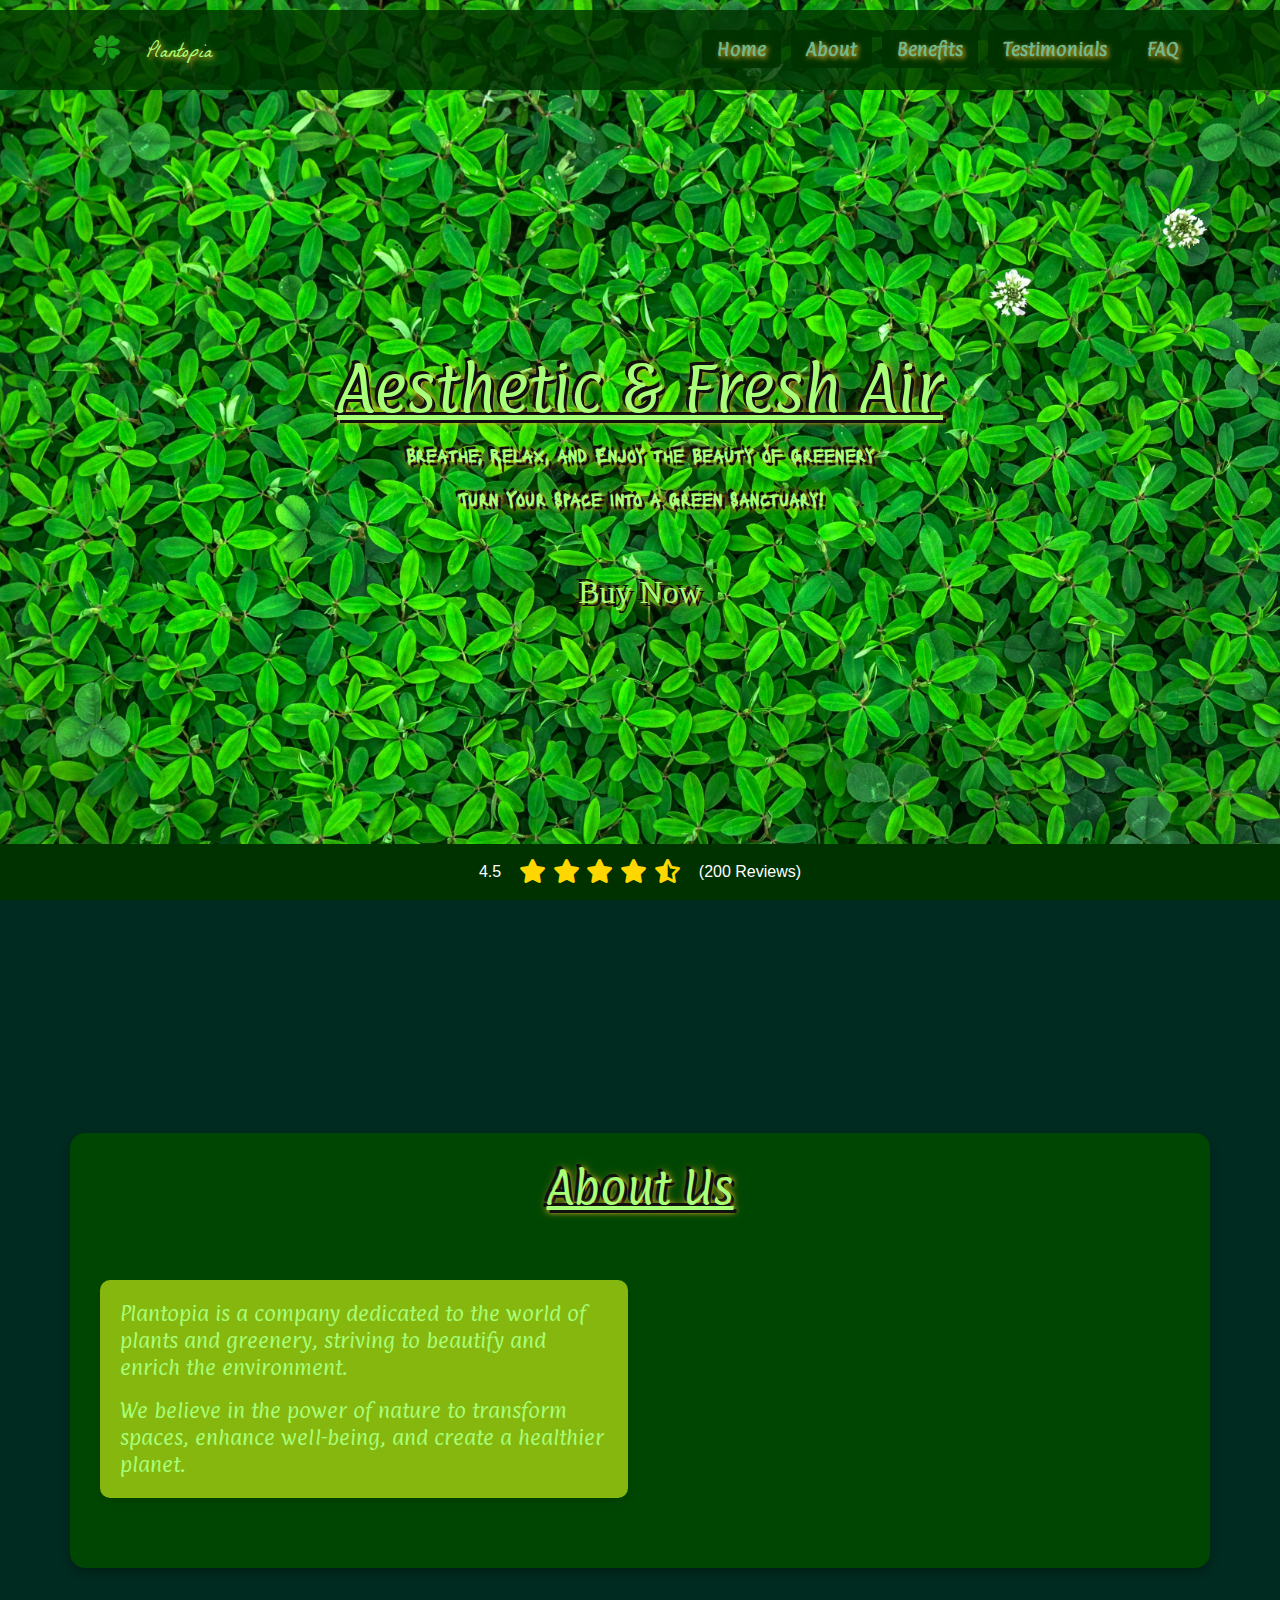
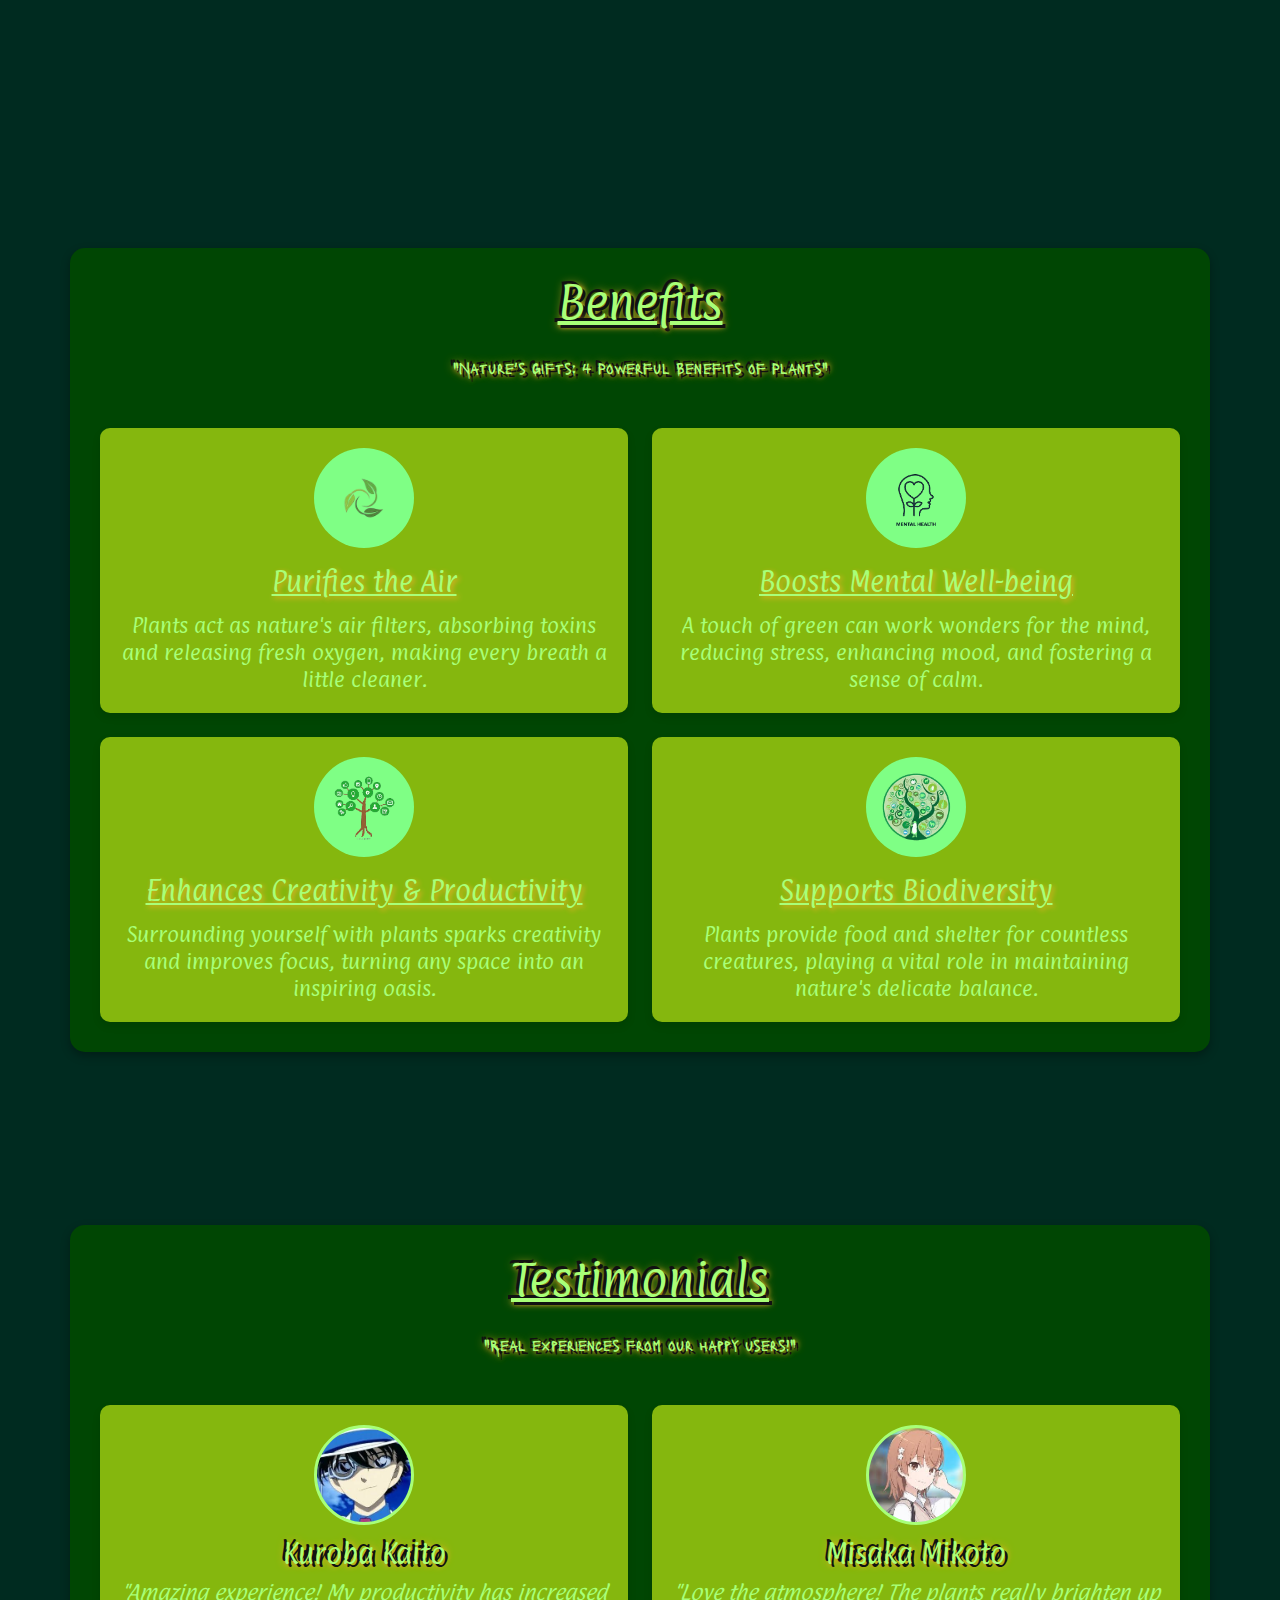
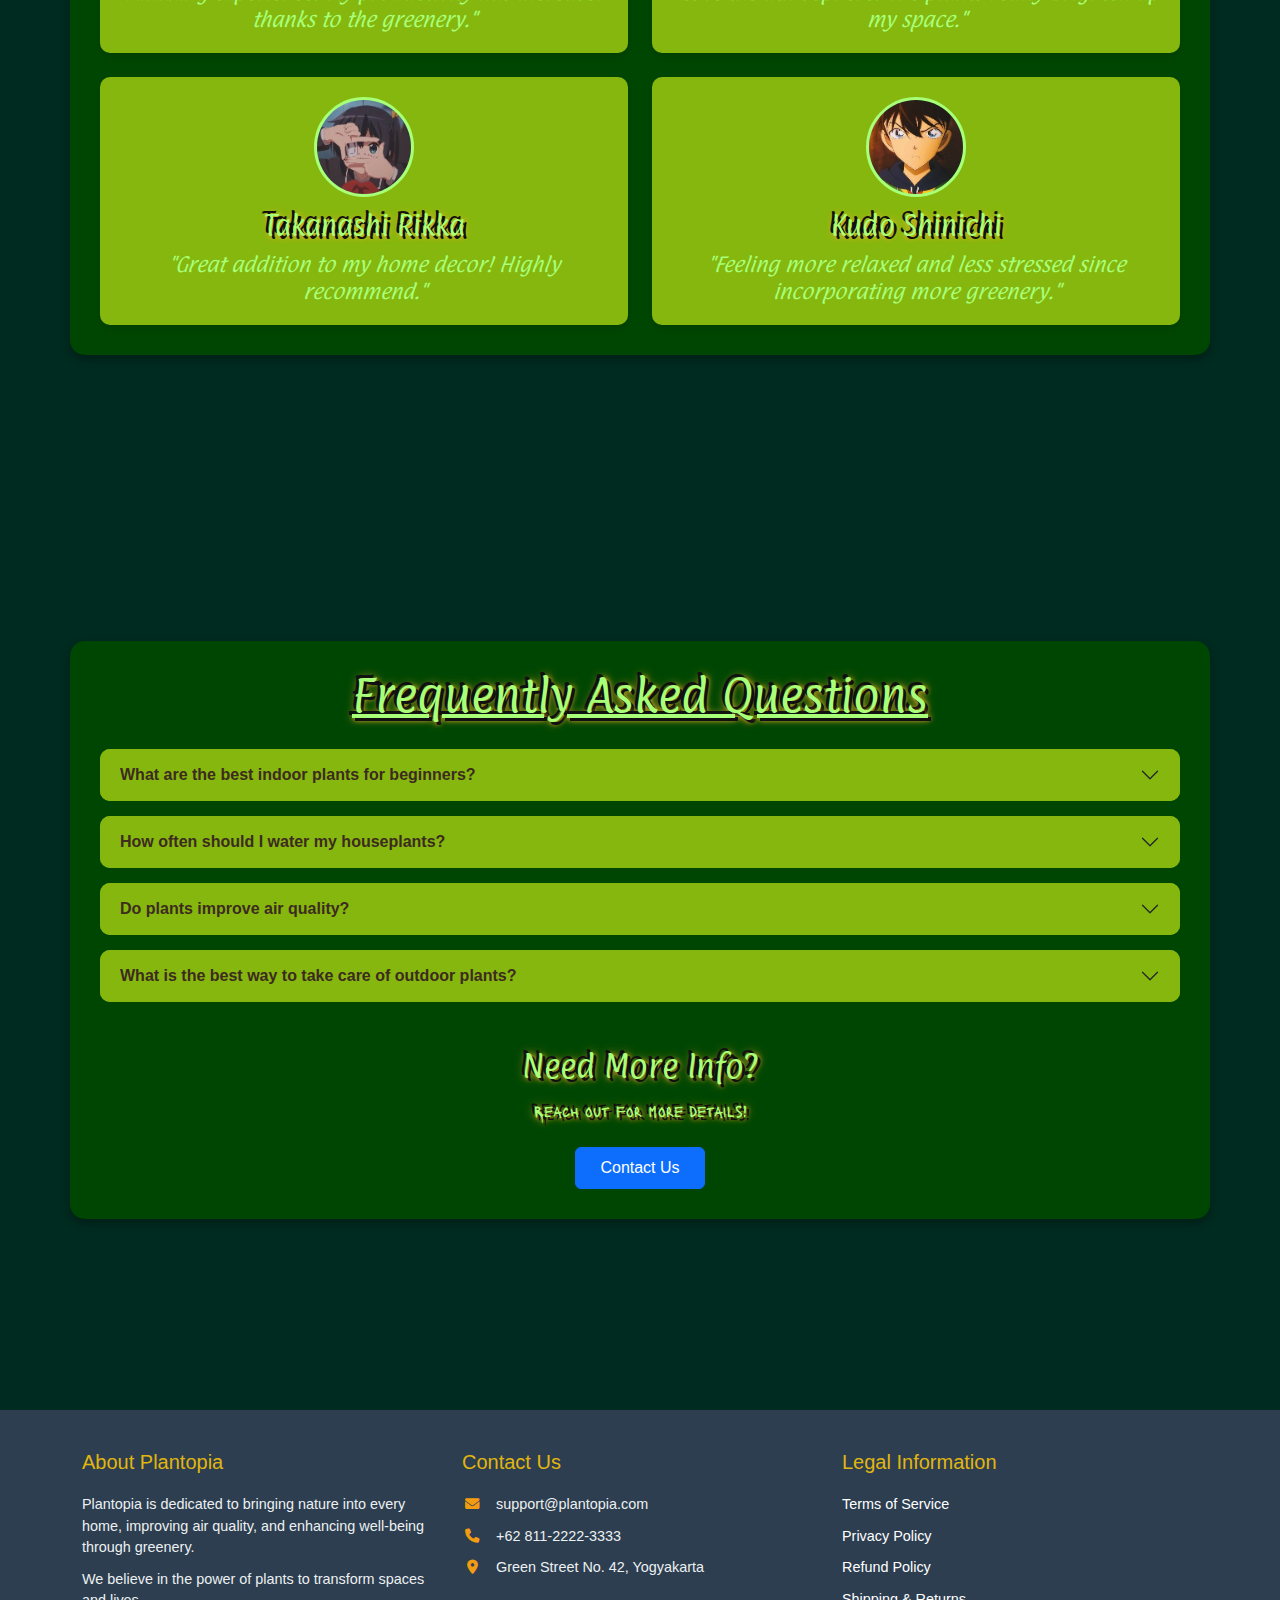
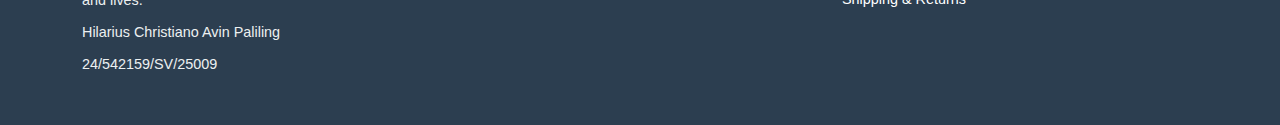
<file: PPW_Final_Bootstrap/index.html>
<!DOCTYPE html>
<html lang="en">
<head>
    <meta charset="UTF-8">
    <meta name="viewport" content="width=device-width, initial-scale=1.0">
    <title>Plantopia - Green Sanctuary</title>
    <link rel="shortcut icon" href="assets/image/image.png" type="image/png">
    
    <!-- Bootstrap CSS -->
    <link href="https://cdn.jsdelivr.net/npm/bootstrap@5.3.2/dist/css/bootstrap.min.css" rel="stylesheet">
    <link rel="stylesheet" href="assets/Style/Style.css">
    <!-- Fonts -->
    <link href="https://fonts.googleapis.com/css2?family=La+Belle+Aurore&family=Paprika&family=Lacquer&display=swap" rel="stylesheet">
    <link href="https://cdnjs.cloudflare.com/ajax/libs/font-awesome/6.4.2/css/all.min.css" rel="stylesheet">
</head>
<body>
    <!-- Navbar -->
    <nav class="navbar navbar-expand-lg navbar-custom fixed-top">
        <div class="container">
            <a class="navbar-brand title-font" href="#home">
                <img src="assets/image/image.png" alt="Plantopia Logo" height="50">
                <span class="brand-font ms-2">Plantopia</span>
            </a>
            <button class="navbar-toggler" type="button" data-bs-toggle="collapse" data-bs-target="#navbarNav">
                <span class="navbar-toggler-icon"></span>
            </button>
            <div class="collapse navbar-collapse" id="navbarNav">
                <ul class="navbar-nav ms-auto">
                    <li class="nav-item"><a class="nav-link-custom active" href="#home">Home</a></li>
                    <li class="nav-item"><a class="nav-link-custom" href="#about">About</a></li>
                    <li class="nav-item"><a class="nav-link-custom" href="#benefits">Benefits</a></li>
                    <li class="nav-item"><a class="nav-link-custom" href="#testimonials">Testimonials</a></li>
                    <li class="nav-item"><a class="nav-link-custom" href="#faq">FAQ</a></li>
                </ul>
            </div>
        </div>
    </nav>

    <!-- Hero Section -->
    <section class="hero-section" id="home">
        <div class="container text-center">
            <h1 class="hero-title title-font">Aesthetic & Fresh Air</h1>
            <p class="hero-description decorative-font lead">Breathe, Relax, and Enjoy the Beauty of Greenery</p>
            <p class="hero-description decorative-font lead mb-4">Turn Your Space into a Green Sanctuary!</p>
            <button class="hero-btn">Buy Now</button>
        </div>
        
        <!-- Rating -->
        <div class="rating-container">
            <div class="container d-flex justify-content-center align-items-center">
                <span class="text-white me-2">4.5</span>
                <div class="rating-stars">
                    <i class="fas fa-star"></i>
                    <i class="fas fa-star"></i>
                    <i class="fas fa-star"></i>
                    <i class="fas fa-star"></i>
                    <i class="fas fa-star-half-alt"></i>
                </div>
                <span class="text-white ms-2">(200 Reviews)</span>
            </div>
        </div>
    </section>

    <!-- About Section -->
    <section id="about" class="section-container">
        <div class="container section-bg">
            <h2 class="section-title title-font">About Us</h2>
            <div class="row align-items-center">
                <div class="col-lg-6 mb-4 mb-lg-0">
                    <div class="custom-card">
                        <p class="card-text">Plantopia is a company dedicated to the world of plants and greenery, striving to beautify and enrich the environment.</p>
                        <p class="card-text">We believe in the power of nature to transform spaces, enhance well-being, and create a healthier planet.</p>
                    </div>
                </div>
                <div class="col-lg-6">
                    <div class="ratio ratio-16x9">
                        <iframe src="https://www.youtube.com/embed/gQU0FfeZdlU" allowfullscreen></iframe>
                    </div>
                </div>
            </div>
        </div>
    </section>

    <!-- Benefits Section -->
    <section id="benefits" class="section-container">
        <div class="container section-bg">
            <h2 class="section-title title-font">Benefits</h2>
            <p class="text-center decorative-font mb-5">"Nature's Gifts: 4 Powerful Benefits of Plants"</p>
            
            <div class="row row-cols-1 row-cols-md-2 g-4">
                <div class="col">
                    <div class="custom-card text-center">
                        <img src="assets/image/udara.png" class="card-icon" alt="Air Purification">
                        <h3 class="card-title title-font">Purifies the Air</h3>
                        <p class="card-text">Plants act as nature's air filters, absorbing toxins and releasing fresh oxygen, making every breath a little cleaner.</p>
                    </div>
                </div>
                
                <div class="col">
                    <div class="custom-card text-center">
                        <img src="assets/image/mental.png" class="card-icon" alt="Mental Health">
                        <h3 class="card-title title-font">Boosts Mental Well-being</h3>
                        <p class="card-text">A touch of green can work wonders for the mind, reducing stress, enhancing mood, and fostering a sense of calm.</p>
                    </div>
                </div>
                
                <div class="col">
                    <div class="custom-card text-center">
                        <img src="assets/image/produktif.png" class="card-icon" alt="Productivity">
                        <h3 class="card-title title-font">Enhances Creativity & Productivity</h3>
                        <p class="card-text">Surrounding yourself with plants sparks creativity and improves focus, turning any space into an inspiring oasis.</p>
                    </div>
                </div>
                
                <div class="col">
                    <div class="custom-card text-center">
                        <img src="assets/image/hayati.png" class="card-icon" alt="Biodiversity">
                        <h3 class="card-title title-font">Supports Biodiversity</h3>
                        <p class="card-text">Plants provide food and shelter for countless creatures, playing a vital role in maintaining nature's delicate balance.</p>
                    </div>
                </div>
            </div>
        </div>
    </section>

    <!-- Testimonials Section -->
    <section id="testimonials" class="section-container">
        <div class="container section-bg">
            <h2 class="section-title title-font">Testimonials</h2>
            <p class="text-center decorative-font mb-5">"Real experiences from our happy users!"</p>
            
            <div class="row row-cols-1 row-cols-md-2 g-4">
                <div class="col">
                    <div class="custom-card text-center">
                        <img src="assets/image/kid.jpeg" class="testimonial-img" alt="Kuroba Kaito">
                        <h3 class="testimonial-name title-font">Kuroba Kaito</h3>
                        <p class="card-text fst-italic">"Amazing experience! My productivity has increased thanks to the greenery."</p>
                    </div>
                </div>
                
                <div class="col">
                    <div class="custom-card text-center">
                        <img src="assets/image/mikoto.jpeg" class="testimonial-img" alt="Misaka Mikoto">
                        <h3 class="testimonial-name title-font">Misaka Mikoto</h3>
                        <p class="card-text fst-italic">"Love the atmosphere! The plants really brighten up my space."</p>
                    </div>
                </div>
                
                <div class="col">
                    <div class="custom-card text-center">
                        <img src="assets/image/rikka.jpeg" class="testimonial-img" alt="Takanashi Rikka">
                        <h3 class="testimonial-name title-font">Takanashi Rikka</h3>
                        <p class="card-text fst-italic">"Great addition to my home decor! Highly recommend."</p>
                    </div>
                </div>
                
                <div class="col">
                    <div class="custom-card text-center">
                        <img src="assets/image/kudo.jpeg" class="testimonial-img" alt="Kudo Shinichi">
                        <h3 class="testimonial-name title-font">Kudo Shinichi</h3>
                        <p class="card-text fst-italic">"Feeling more relaxed and less stressed since incorporating more greenery."</p>
                    </div>
                </div>
            </div>
        </div>
    </section>

    <!-- FAQ Section -->
    <section id="faq" class="section-container">
        <div class="container section-bg">
            <h2 class="section-title title-font">Frequently Asked Questions</h2>
            
            <div class="accordion mb-5" id="faqAccordion">
                <div class="accordion-item faq-item">
                    <h3 class="accordion-header">
                        <button class="accordion-button collapsed" type="button" data-bs-toggle="collapse" data-bs-target="#faq1">
                            What are the best indoor plants for beginners?
                        </button>
                    </h3>
                    <div id="faq1" class="accordion-collapse collapse" data-bs-parent="#faqAccordion">
                        <div class="accordion-body">
                            Some of the easiest indoor plants to care for include Snake Plant, Pothos, and ZZ Plant. They require minimal maintenance and thrive in various lighting conditions.
                        </div>
                    </div>
                </div>
                
                <div class="accordion-item faq-item">
                    <h3 class="accordion-header">
                        <button class="accordion-button collapsed" type="button" data-bs-toggle="collapse" data-bs-target="#faq2">
                            How often should I water my houseplants?
                        </button>
                    </h3>
                    <div id="faq2" class="accordion-collapse collapse" data-bs-parent="#faqAccordion">
                        <div class="accordion-body">
                            It depends on the plant type, but generally, watering once a week is sufficient. Always check the soil moisture before watering to avoid overwatering.
                        </div>
                    </div>
                </div>
                
                <div class="accordion-item faq-item">
                    <h3 class="accordion-header">
                        <button class="accordion-button collapsed" type="button" data-bs-toggle="collapse" data-bs-target="#faq3">
                            Do plants improve air quality?
                        </button>
                    </h3>
                    <div id="faq3" class="accordion-collapse collapse" data-bs-parent="#faqAccordion">
                        <div class="accordion-body">
                            Yes! Plants like Spider Plant, Peace Lily, and Aloe Vera help filter toxins from the air and release oxygen, making the environment healthier.
                        </div>
                    </div>
                </div>
                
                <div class="accordion-item faq-item">
                    <h3 class="accordion-header">
                        <button class="accordion-button collapsed" type="button" data-bs-toggle="collapse" data-bs-target="#faq4">
                            What is the best way to take care of outdoor plants?
                        </button>
                    </h3>
                    <div id="faq4" class="accordion-collapse collapse" data-bs-parent="#faqAccordion">
                        <div class="accordion-body">
                            Ensure they get enough sunlight, water them according to their needs, and use natural fertilizers to promote healthy growth.
                        </div>
                    </div>
                </div>
            </div>
            
            <div class="text-center">
                <h3 class="title-font mb-3">Need More Info?</h3>
                <p class="decorative-font mb-4">Reach out for more details!</p>
                <button class="btn btn-primary px-4 py-2">Contact Us</button>
            </div>
        </div>
    </section>

    <!-- Footer -->
    <footer class="footer-custom">
        <div class="container">
            <div class="row">
                <div class="col-md-4 mb-4 mb-md-0">
                    <h4 class="footer-title">About Plantopia</h4>
                    <p class="footer-text">Plantopia is dedicated to bringing nature into every home, improving air quality, and enhancing well-being through greenery.</p>
                    <p class="footer-text">We believe in the power of plants to transform spaces and lives.</p>
                    <p class="footer-text">Hilarius Christiano Avin Paliling</p>
                    <p class="footer-text">24/542159/SV/25009</p>
                </div>
                
                <div class="col-md-4 mb-4 mb-md-0">
                    <h4 class="footer-title">Contact Us</h4>
                    <div class="footer-text">
                        <i class="footer-icon fas fa-envelope"></i>
                        support@plantopia.com
                    </div>
                    <div class="footer-text">
                        <i class="footer-icon fas fa-phone"></i>
                        +62 811-2222-3333
                    </div>
                    <div class="footer-text">
                        <i class="footer-icon fas fa-map-marker-alt"></i>
                        Green Street No. 42, Yogyakarta
                    </div>
                </div>
                
                <div class="col-md-4">
                    <h4 class="footer-title">Legal Information</h4>
                    <p class="footer-text"><a href="#" class="text-white text-decoration-none">Terms of Service</a></p>
                    <p class="footer-text"><a href="#" class="text-white text-decoration-none">Privacy Policy</a></p>
                    <p class="footer-text"><a href="#" class="text-white text-decoration-none">Refund Policy</a></p>
                    <p class="footer-text"><a href="#" class="text-white text-decoration-none">Shipping & Returns</a></p>
                </div>
            </div>
        </div>
    </footer>

    <!-- Bootstrap JS -->
    <script src="https://cdn.jsdelivr.net/npm/bootstrap@5.3.2/dist/js/bootstrap.bundle.min.js"></script>
</body>
</html>
</file>
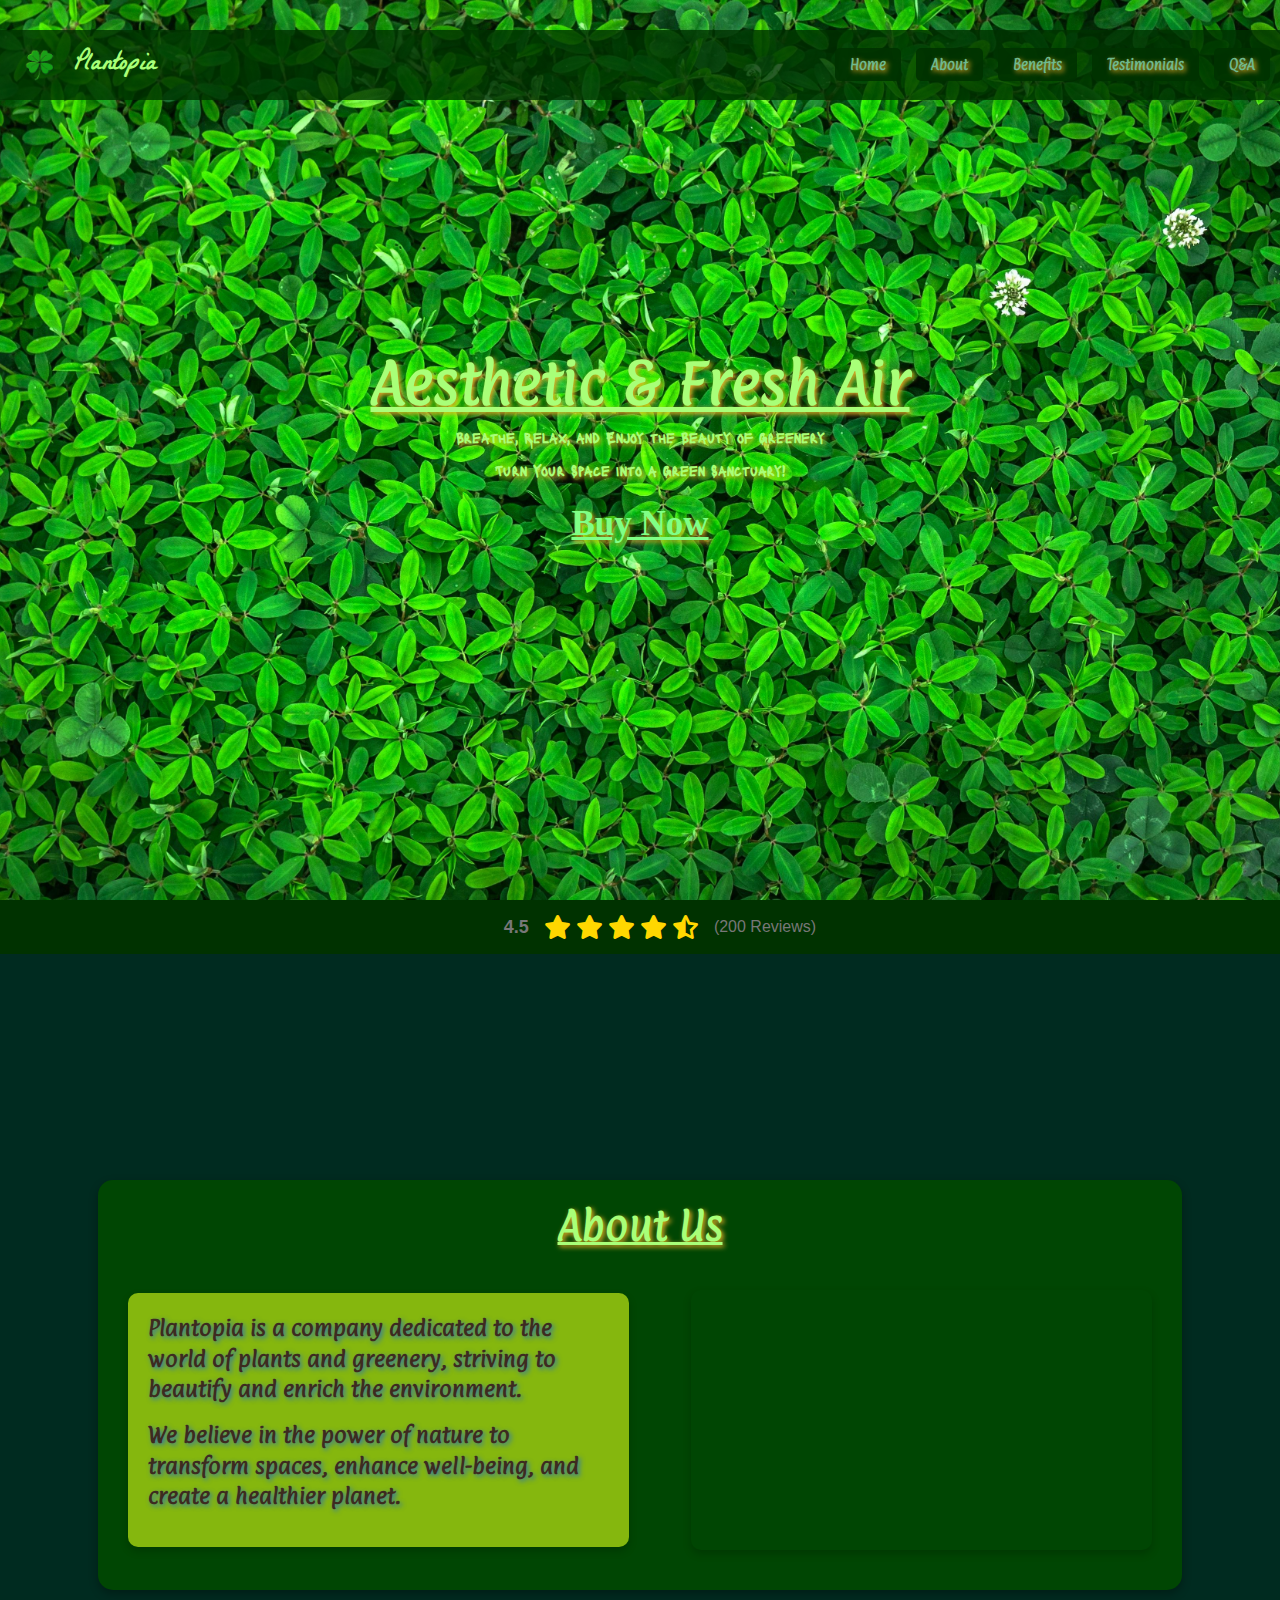
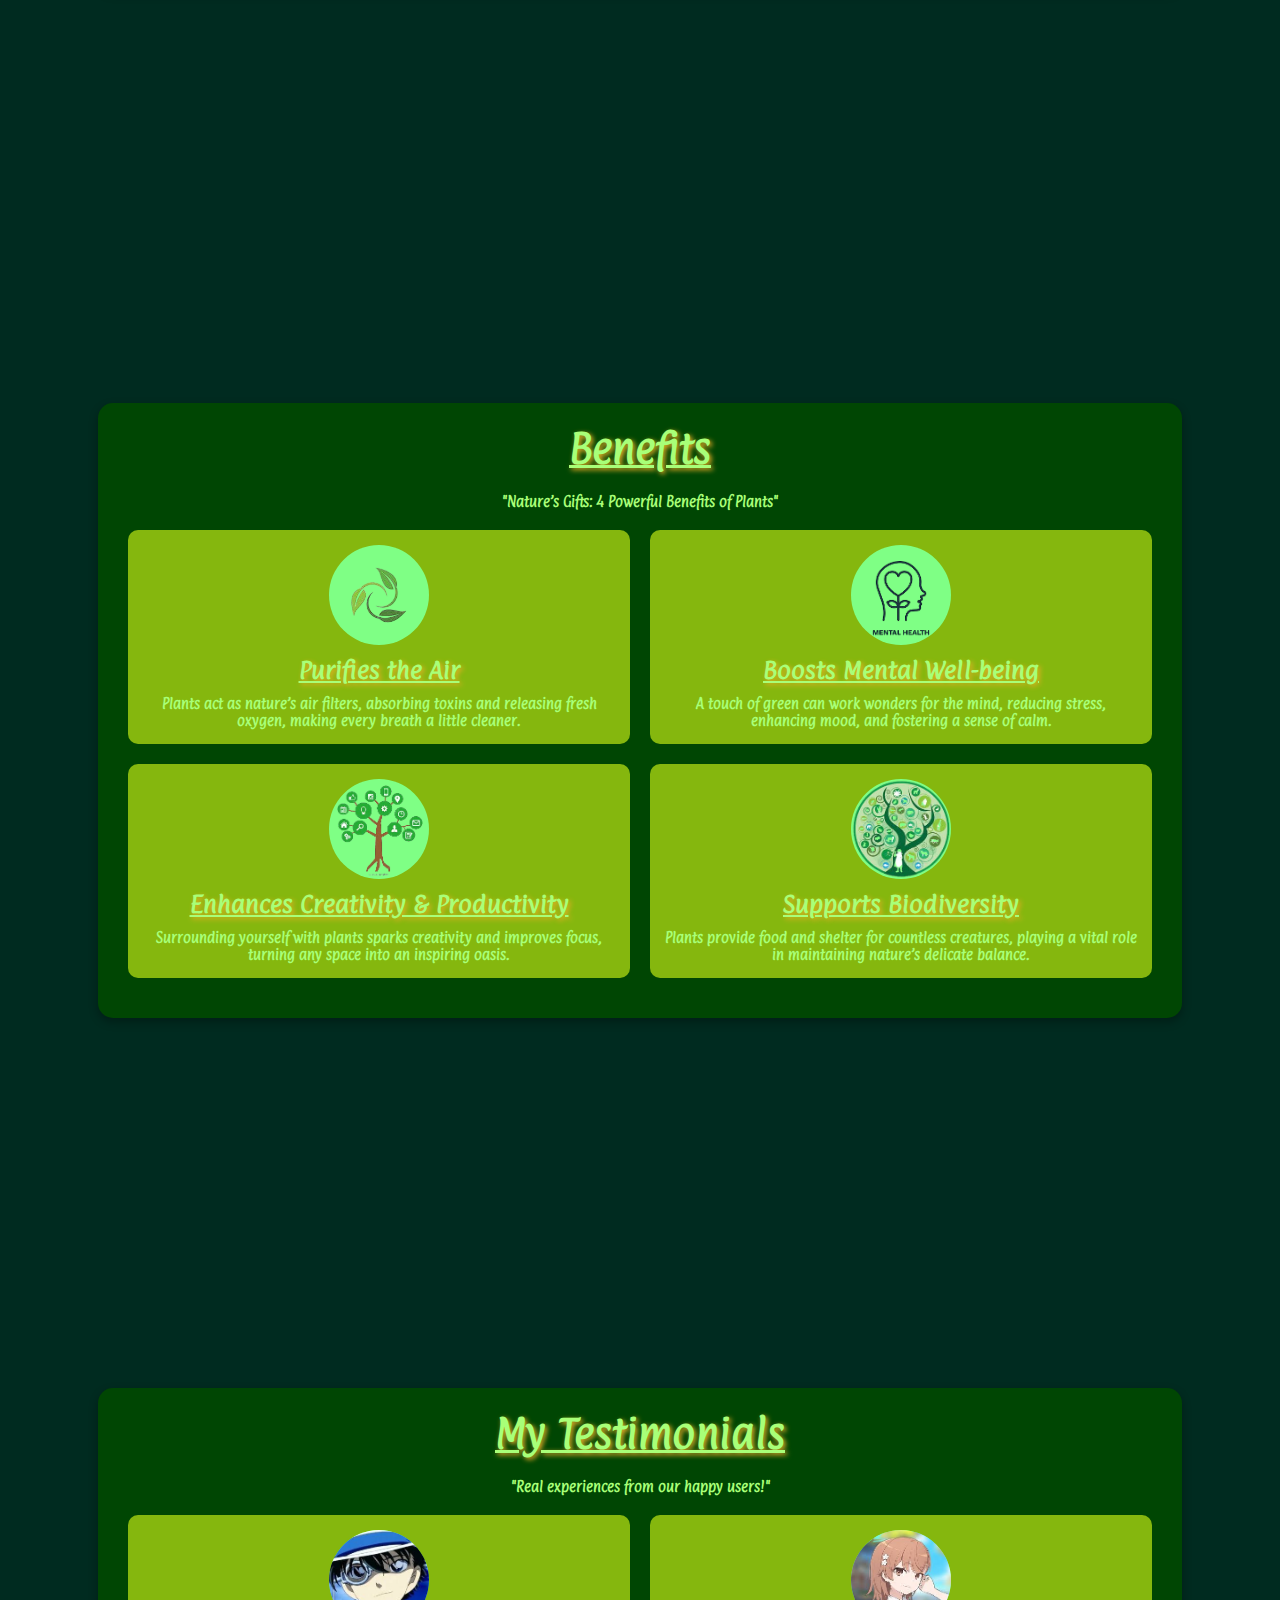
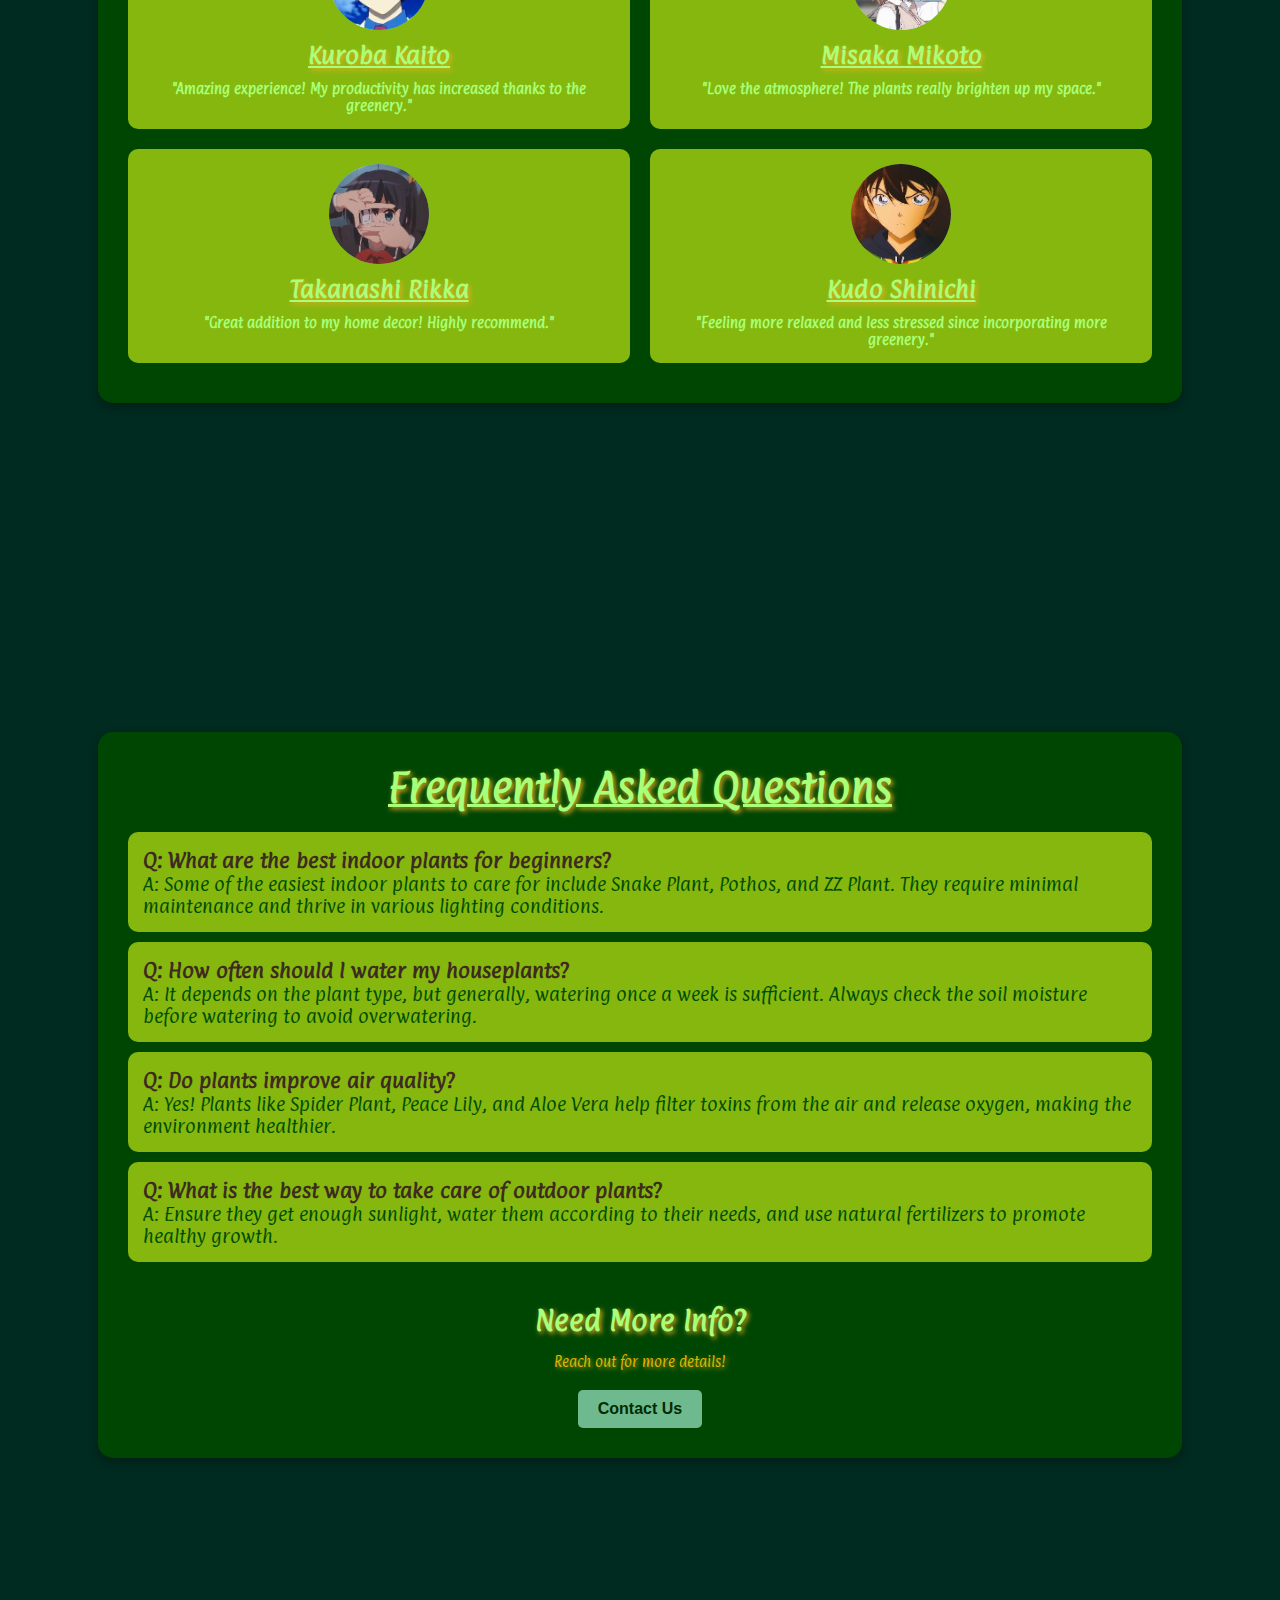
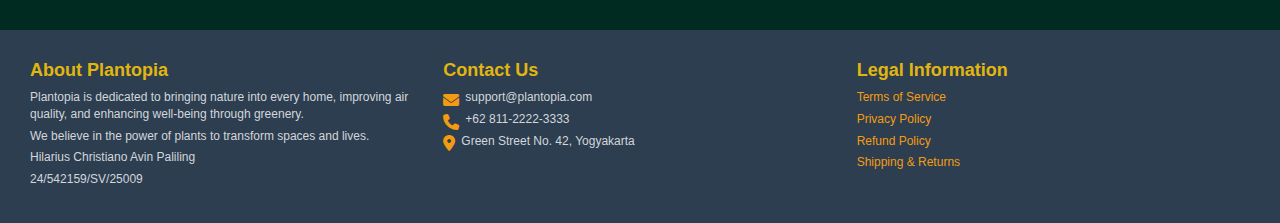
<file: PPW_Pertemuan5/index.html>
<html lang="en">
<head>
    <meta charset="UTF-8">
    <meta name="viewport" content="width=device-width, initial-scale=1.0">
    <title>Plantopia</title>
    <link rel="shortcut icon" href="assets/image/image.png" type="image/png">
    <link rel="stylesheet" href="assets/Style/Style.css">
    <link href="https://fonts.googleapis.com/css2?family=La+Belle+Aurore&display=swap" rel="stylesheet">
    <link href="https://fonts.googleapis.com/css2?family=Paprika&display=swap" rel="stylesheet">
    <link href="https://fonts.googleapis.com/css2?family=Lacquer&display=swap" rel="stylesheet">
    <link href="https://cdnjs.cloudflare.com/ajax/libs/font-awesome/6.4.2/css/all.min.css" rel="stylesheet">
</head>
<body>
    <!-- Section 1-Home -->
    <section class="home" id="Home">
        <header class="header__container">
            <div class="header__logo-container">
                <img src="assets/image/image.png" alt="Logo" class="header__logo">
                <span class="header__company-name">Plantopia</span>
            </div>
            <nav class="header__nav">
                <ul class="header__nav-list">
                    <li class="header__nav-item header__nav-item--active">
                        <a href="#Home">Home</a>
                    </li>
                    <li class="header__nav-item">
                        <a href="#About">About</a>
                    </li>
                    <li class="header__nav-item">
                        <a href="#Benefits">Benefits</a>
                    </li>
                    <li class="header__nav-item">
                        <a href="#Testimonial">Testimonials</a>
                    </li>
                    <li class="header__nav-item">
                        <a href="#QnA">Q&A</a>
                    </li>
                </ul>
            </nav>
        </header>        
        <div class="home__content">
            <h1 class="home__title">Aesthetic & Fresh Air</h1>
            <p class="home__description">
                Breathe, Relax, and Enjoy the Beauty of Greenery
            </p>
            <p class="home__description">Turn Your Space into a Green Sanctuary!</p>
            <a href="#" class="home__button" role="button">Buy Now</a>
        </div>
    </section>    

    <!-- Section 2-Review -->
        <section class="rating">
            <div class="rating__container">
                <span class="rating__value">4.5</span>
                <div class="rating__stars">
                    <i class="rating__star fas fa-star"></i>
                    <i class="rating__star fas fa-star"></i>
                    <i class="rating__star fas fa-star"></i>
                    <i class="rating__star fas fa-star"></i>
                    <i class="rating__star rating__star--half fas fa-star-half-alt"></i>
                </div>
                <span class="rating__reviews">(200 Reviews)</span>
            </div>
        </section>

<!-- Section 3 - About -->
<section class="about" id="About">
    <div class="about__bg">
        <h1 class="about__title">About Us</h1>
        <div class="about__container">
            <div class="about__content">
                <p class="about__text">
                    Plantopia is a company dedicated to the world of plants and greenery, striving to beautify and enrich the environment.
                </p>
                <p class="about__text">
                    We believe in the power of nature to transform spaces, enhance well-being, and create a healthier planet.
                </p>
            </div>
            <div class="about__video">
                <iframe width="560" height="315" src="https://www.youtube.com/embed/gQU0FfeZdlU" 
                title="YouTube video player" frameborder="0" allow="accelerometer; autoplay; clipboard-write; encrypted-media; gyroscope; picture-in-picture" allowfullscreen>
                </iframe>
            </div>
        </div>
    </div>
</section>

    <!-- Section 4-Features -->
    <section class="features" id="Benefits">
        <section class="features__bg">
            <h1 class="features__title">Benefits</h1>
            <p class="features__text">"Nature’s Gifts: 4 Powerful Benefits of Plants"</p>
            <section class="features__container">
                <figure class="features__item">
                    <img class="features__icon" src="assets/image/udara.png" alt="icon">
                    <h2 class="features__subtitle">Purifies the Air</h2>
                    <p class="features__text">
                        Plants act as nature’s air filters, absorbing toxins and releasing fresh oxygen, making every breath a little cleaner.
                    </p>
                </figure>
    
                <figure class="features__item">
                    <img class="features__icon" src="assets/image/mental.png" alt="icon">
                    <h2 class="features__subtitle">Boosts Mental Well-being</h2>
                    <p class="features__text">
                        A touch of green can work wonders for the mind, reducing stress, enhancing mood, and fostering a sense of calm.
                    </p>
                </figure>
    
                <figure class="features__item">
                    <img class="features__icon" src="assets/image/produktif.png" alt="icon">
                    <h2 class="features__subtitle">Enhances Creativity & Productivity</h2>
                    <p class="features__text">
                        Surrounding yourself with plants sparks creativity and improves focus, turning any space into an inspiring oasis.
                    </p>
                </figure>
    
                <figure class="features__item">
                    <img class="features__icon" src="assets/image/hayati.png" alt="icon">
                    <h2 class="features__subtitle">Supports Biodiversity</h2>
                    <p class="features__text">
                        Plants provide food and shelter for countless creatures, playing a vital role in maintaining nature’s delicate balance.
                    </p>
                </figure>
            </section>
        </section>
    </section>

<!-- Section 5 - Testimonials -->
<section class="testimonials" id="Testimonial">
    <section class="testimonials__bg">
        <h1 class="testimonials__title">My Testimonials</h1>
        <p class="testimonials__text">"Real experiences from our happy users!"</p>
        
        <section class="testimonials__container">
            <figure class="testimonials__item">
                <img class="testimonials__image" src="assets/image/kid.jpeg" alt="User 1">
                <h2 class="testimonials__name">Kuroba Kaito</h2>
                <p class="testimonials__text">
                    "Amazing experience! My productivity has increased thanks to the greenery."
                </p>
            </figure>

            <figure class="testimonials__item">
                <img class="testimonials__image" src="assets/image/mikoto.jpeg" alt="User 2">
                <h2 class="testimonials__name">Misaka Mikoto</h2>
                <p class="testimonials__text">
                    "Love the atmosphere! The plants really brighten up my space."
                </p>
            </figure>

            <figure class="testimonials__item">
                <img class="testimonials__image" src="assets/image/rikka.jpeg" alt="User 3">
                <h2 class="testimonials__name">Takanashi Rikka</h2>
                <p class="testimonials__text">
                    "Great addition to my home decor! Highly recommend."
                </p>
            </figure>

            <figure class="testimonials__item">
                <img class="testimonials__image" src="assets/image/kudo.jpeg" alt="User 4">
                <h2 class="testimonials__name">Kudo Shinichi</h2>
                <p class="testimonials__text">
                    "Feeling more relaxed and less stressed since incorporating more greenery."
                </p>
            </figure>
        </section>
    </section>
</section>

<!-- Section 6 - Q&A -->
<section class="qna" id="QnA">
    <div class="qna__bg">
        <article class="qna__container">
            <h1 class="qna__title">Frequently Asked Questions</h1>
            <div class="qna__item">
                <p class="qna__question">Q: What are the best indoor plants for beginners?</p>
                <p class="qna__answer">A: Some of the easiest indoor plants to care for include Snake Plant, Pothos, and ZZ Plant. They require minimal maintenance and thrive in various lighting conditions.</p>
            </div>
            <div class="qna__item">
                <p class="qna__question">Q: How often should I water my houseplants?</p>
                <p class="qna__answer">A: It depends on the plant type, but generally, watering once a week is sufficient. Always check the soil moisture before watering to avoid overwatering.</p>
            </div>
            <div class="qna__item">
                <p class="qna__question">Q: Do plants improve air quality?</p>
                <p class="qna__answer">A: Yes! Plants like Spider Plant, Peace Lily, and Aloe Vera help filter toxins from the air and release oxygen, making the environment healthier.</p>
            </div>
            <div class="qna__item">
                <p class="qna__question">Q: What is the best way to take care of outdoor plants?</p>
                <p class="qna__answer">A: Ensure they get enough sunlight, water them according to their needs, and use natural fertilizers to promote healthy growth.</p>
            </div>
        </article>

        <article class="qna__extra">
            <h1 class="qna__extra-title">Need More Info?</h1>
            <p class="qna__extra-description">Reach out for more details!</p>
            <button class="qna__button">Contact Us</button>
        </article>
    </div>
</section>

<!-- Footer -->
<footer class="footer">
    <section class="footer__about">
        <h4 class="footer__title">About Plantopia</h4>
        <p class="footer__text">Plantopia is dedicated to bringing nature into every home, improving air quality, and enhancing well-being through greenery.</p>
        <p class="footer__text">We believe in the power of plants to transform spaces and lives.</p>
        <p class="footer__text">Hilarius Christiano Avin Paliling</p>
        <p class="footer__text">24/542159/SV/25009</p>
    </section>

    <section class="footer__contact">
        <h4 class="footer__title">Contact Us</h4>
        <div class="footer__contact-item">
            <i class="footer__icon fa-solid fa-envelope"></i>
            <p class="footer__text">support@plantopia.com</p>
        </div>
        <div class="footer__contact-item">
            <i class="footer__icon fa-solid fa-phone"></i>
            <p class="footer__text">+62 811-2222-3333</p>
        </div>
        <div class="footer__contact-item">
            <i class="footer__icon fa-solid fa-map-marker-alt"></i>
            <p class="footer__text">Green Street No. 42, Yogyakarta</p>
        </div>
    </section>

    <section class="footer__legal">
        <h4 class="footer__title">Legal Information</h4>
        <p class="footer__text"><a href="#">Terms of Service</a></p>
        <p class="footer__text"><a href="#">Privacy Policy</a></p>
        <p class="footer__text"><a href="#">Refund Policy</a></p>
        <p class="footer__text"><a href="#">Shipping & Returns</a></p>
    </section>
</footer>
</body>
</html>
</file>
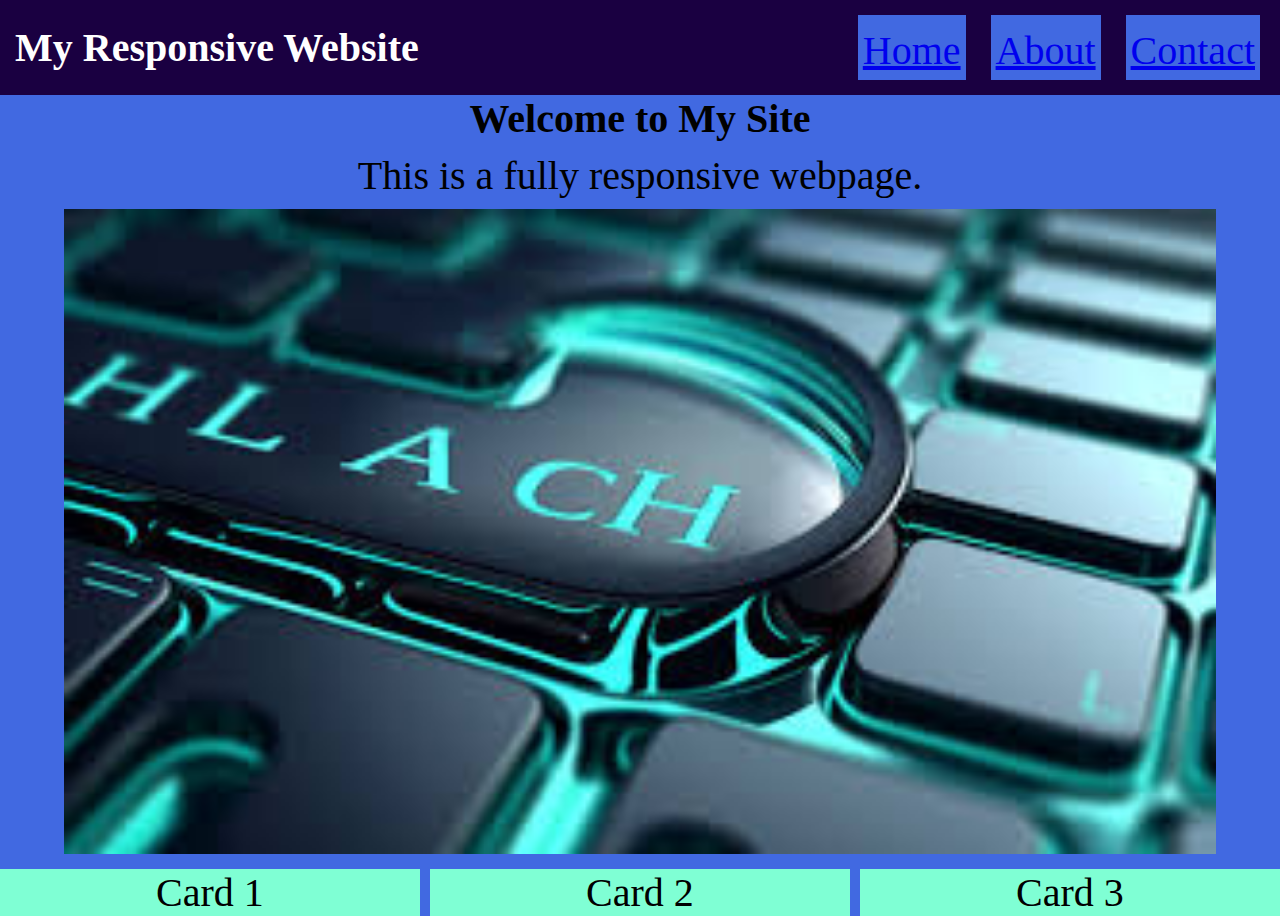
<file: PPW_Pertemuan6/index.html>
<!DOCTYPE html>
<html lang="en">
<head>
    <meta charset="UTF-8">
    <meta name="viewport" content="width=device-width,
    initial-scale=1.0">
    <title>Responsive Landing Page</title><link rel="stylesheet" href="styles.css">
</head>
<body>
    <header class="header">
        <h1 class="header__title">My Responsive Website</h1>
        <nav class="header__nav">
            <ul class="header__ul">
                <li class="header__li header__li-active"><a href="#">Home</a></li>
                <li class="header__li"><a href="#">About</a></li>
                <li class="header__li"><a href="#">Contact</a></li>
            </ul>
        </nav>
    </header>
<main>
    <section class="hero">
        <h2>Welcome to My Site</h2>
        <p>This is a fully responsive webpage.</p>
        <img src="contoh.jpeg" alt="Hero Image" class="bg">
    </section>
    <section class="grid">
        <div class="card">Card 1</div>
        <div class="card">Card 2</div>
        <div class="card">Card 3</div>
    </section>
</main>
</body>
</html>
</file>
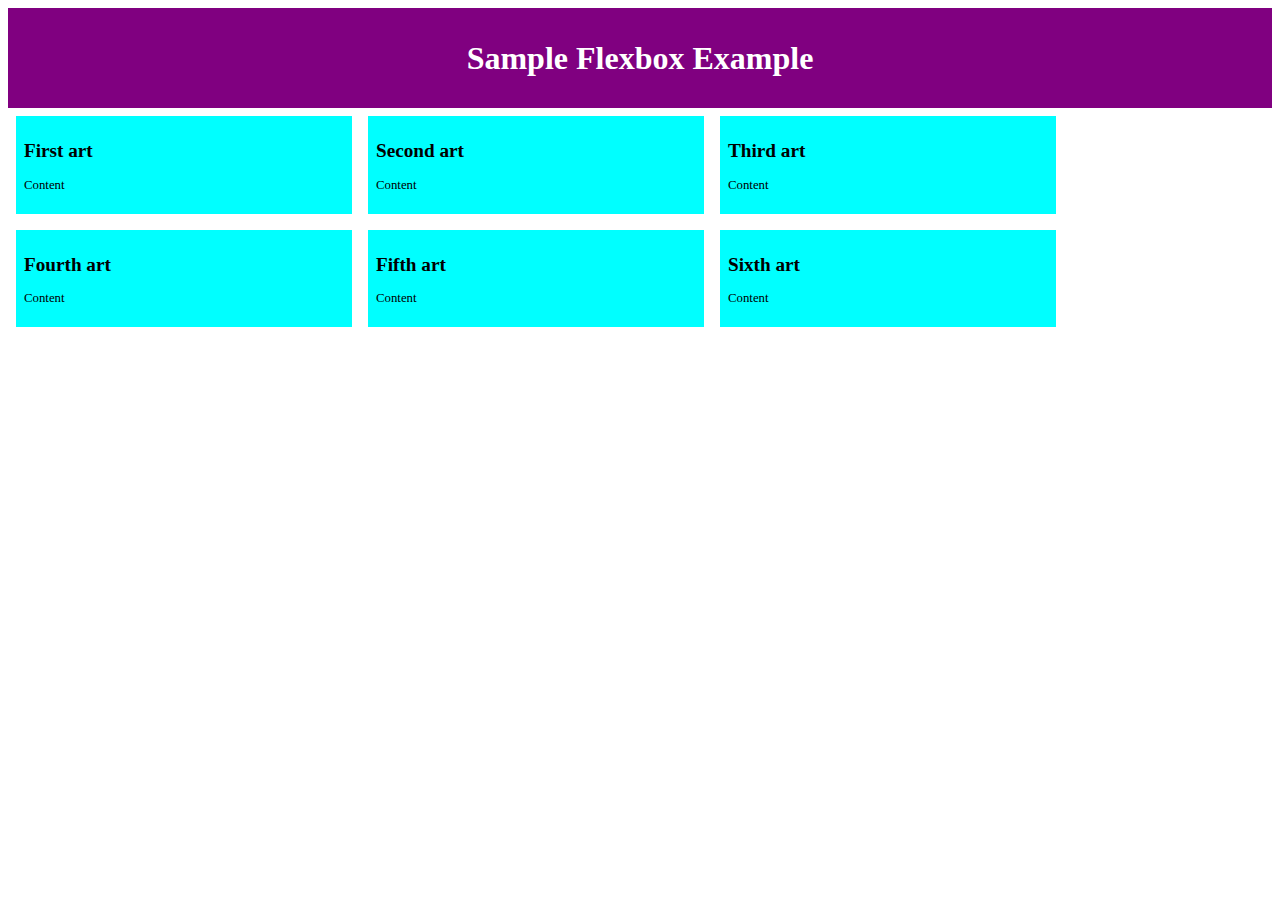
<file: PPW_Pertemuan4/PPW.html>
<html lang="en">
<head>
    <meta charset="UTF-8">
    <meta name="viewport" content="width=device-width, initial-scale=1.0">
    <title>Belajar Cuy</title>
    <link rel="stylesheet" href="Style.CSS">
</head>
<body>
    <header><h1>Sample Flexbox Example</h1></header>
    <Section>
        <article>
            <h2>First art</h2>
            <p>Content</p>
        </article>
        <article>
            <h2>Second art</h2>
            <p>Content</p>
        </article>
        <article>
            <h2>Third art</h2>
            <p>Content</p>
        </article>
        <article>
            <h2>Fourth art</h2>
            <p>Content</p>
        </article>
        <article>
            <h2>Fifth art</h2>
            <p>Content</p>
        </article>
        <article>
            <h2>Sixth art</h2>
            <p>Content</p>
        </article>
    </Section>
</body>
</html>
</file>
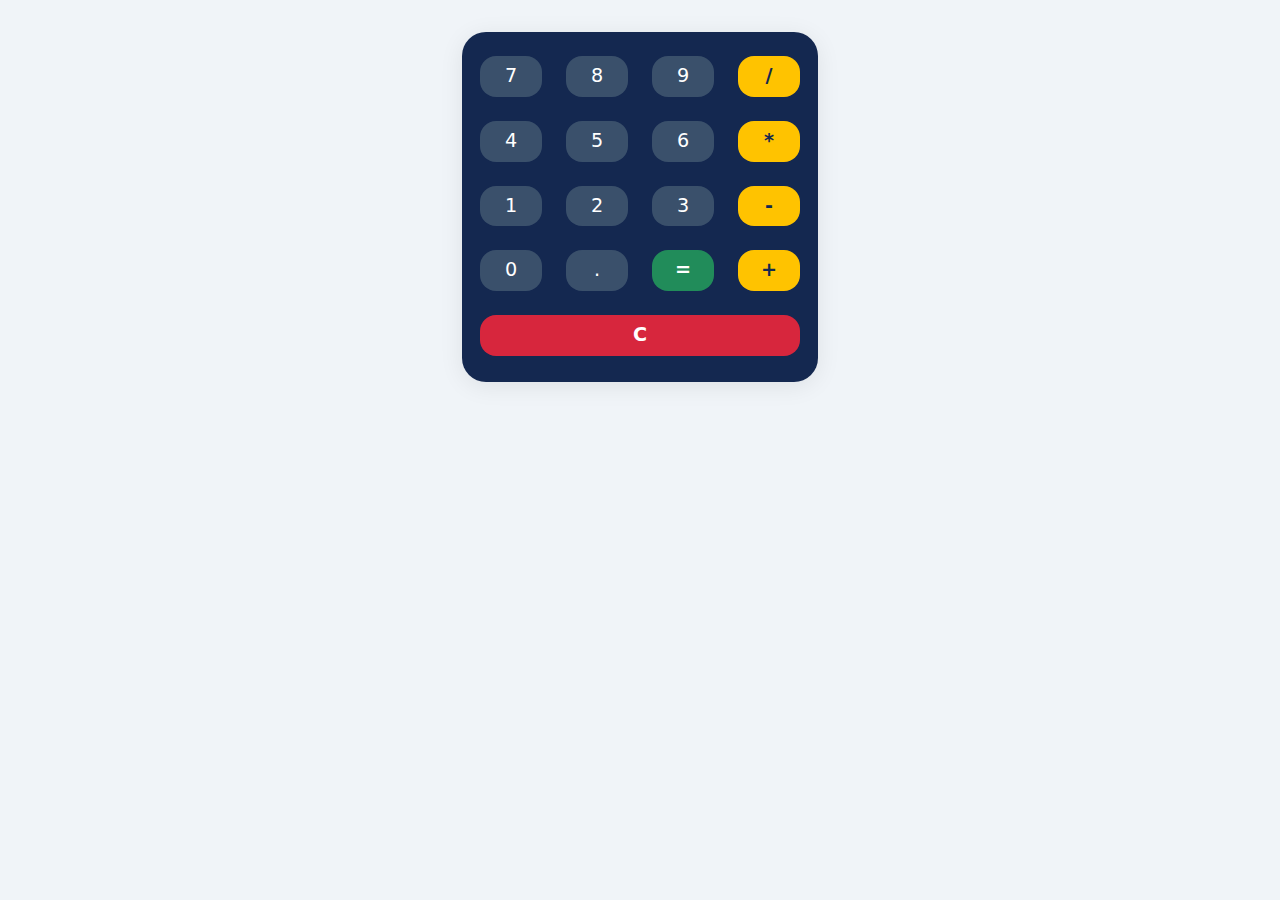
<file: PPW_Pertemuan_10/button_java2.html>
<!DOCTYPE html>
<html lang="id">
<head>
    <meta charset="UTF-8">
    <title>Kalkulator Sederhana</title>
    <link href="https://cdn.jsdelivr.net/npm/bootstrap@5.3.3/dist/css/bootstrap.min.css" rel="stylesheet">
    <style>
        body {
            background: #f0f4f8;
        }
        .kalkulator-frame {
            background: #142850;
            border-radius: 24px;
            box-shadow: 0 4px 24px rgba(0,0,0,0.08);
            padding: 24px 18px 18px 18px;
            margin-top: 32px;
        }
        .btn-custom {
            margin-bottom: 8px;
            border-radius: 16px;
            font-size: 1.2rem;
        }
        #tabel-hasil th, #tabel-hasil td {
            vertical-align: middle;
            text-align: center;
        }
        #tabel-hasil {
            border-radius: 16px;
            overflow: hidden;
            background: #27496d;
            color: #fff;
        }
        #tabel-hasil th {
            background: #0c1b2a !important;
            color: #fff !important;
            border-color: #27496d !important;
        }
        #tabel-hasil td {
            background: #142850 !important;
            color: #fff !important;
            border-color: #27496d !important;
            font-size: 1.2rem;
        }
        .btn-secondary {
            background: #3a506b;
            border: none;
            color: #fff;
        }
        .btn-warning {
            background: #ffc300;
            border: none;
            color: #142850;
            font-weight: bold;
        }
        .btn-success {
            background: #218c5a;
            border: none;
            color: #fff;
            font-weight: bold;
        }
        .btn-danger {
            background: #d7263d;
            border: none;
            color: #fff;
            font-weight: bold;
        }
    </style>
</head>
<body>
<div class="container">
    <div class="row justify-content-center">
        <div class="col-md-4">
            <div class="kalkulator-frame">
                <!-- Tabel hasil di atas tombol -->
                <div id="hasil"></div>
                <div class="d-grid gap-2">
                    <div class="row mb-2">
                        <div class="col-3"><button class="btn btn-secondary btn-custom w-100" onclick="tekanAngka('7')">7</button></div>
                        <div class="col-3"><button class="btn btn-secondary btn-custom w-100" onclick="tekanAngka('8')">8</button></div>
                        <div class="col-3"><button class="btn btn-secondary btn-custom w-100" onclick="tekanAngka('9')">9</button></div>
                        <div class="col-3"><button class="btn btn-warning btn-custom w-100" onclick="tekanOperasi('/')">/</button></div>
                    </div>
                    <div class="row mb-2">
                        <div class="col-3"><button class="btn btn-secondary btn-custom w-100" onclick="tekanAngka('4')">4</button></div>
                        <div class="col-3"><button class="btn btn-secondary btn-custom w-100" onclick="tekanAngka('5')">5</button></div>
                        <div class="col-3"><button class="btn btn-secondary btn-custom w-100" onclick="tekanAngka('6')">6</button></div>
                        <div class="col-3"><button class="btn btn-warning btn-custom w-100" onclick="tekanOperasi('*')">*</button></div>
                    </div>
                    <div class="row mb-2">
                        <div class="col-3"><button class="btn btn-secondary btn-custom w-100" onclick="tekanAngka('1')">1</button></div>
                        <div class="col-3"><button class="btn btn-secondary btn-custom w-100" onclick="tekanAngka('2')">2</button></div>
                        <div class="col-3"><button class="btn btn-secondary btn-custom w-100" onclick="tekanAngka('3')">3</button></div>
                        <div class="col-3"><button class="btn btn-warning btn-custom w-100" onclick="tekanOperasi('-')">-</button></div>
                    </div>
                    <div class="row mb-2">
                        <div class="col-3"><button class="btn btn-secondary btn-custom w-100" onclick="tekanAngka('0')">0</button></div>
                        <div class="col-3"><button class="btn btn-secondary btn-custom w-100" onclick="tekanAngka('.')">.</button></div>
                        <div class="col-3"><button class="btn btn-success btn-custom w-100" onclick="hitungHasil()">=</button></div>
                        <div class="col-3"><button class="btn btn-warning btn-custom w-100" onclick="tekanOperasi('+')">+</button></div>
                    </div>
                    <div class="row">
                        <div class="col-12"><button class="btn btn-danger btn-custom w-100" onclick="resetKalkulator()">C</button></div>
                    </div>
                </div>
            </div>
        </div>
    </div>
</div>

<script>
    let input = '';
    let riwayat = [];

    function tekanAngka(angka) {
        alert(`Anda menekan angka ${angka}`);
        input += angka;
        riwayat.push(angka);
    }

    function tekanOperasi(op) {
        let namaOp = '';
        switch(op) {
            case '+': namaOp = 'penjumlahan (+)'; break;
            case '-': namaOp = 'pengurangan (-)'; break;
            case '*': namaOp = 'perkalian (*)'; break;
            case '/': namaOp = 'pembagian (/)'; break;
        }
        alert(`Anda menekan operasi ${namaOp}`);
        input += ` ${op} `;
        riwayat.push(op);
    }

    function hitungHasil() {
        alert('Anda menekan tombol sama dengan (=)');
        try {
            let hasil = eval(input);
            riwayat.push('=');
            tampilkanTabel(riwayat, hasil);
            input = hasil.toString();
            riwayat = [];
        } catch (e) {
            alert('Input tidak valid');
        }
    }

    function tampilkanTabel(riwayatArr, hasil) {
        let inputStr = riwayatArr.join(' ');
        document.getElementById('hasil').innerHTML = `
            <table class="table table-bordered mb-3" id="tabel-hasil">
                <thead class="table-dark">
                    <tr>
                        <th>Input</th>
                        <th>Hasil</th>
                    </tr>
                </thead>
                <tbody>
                    <tr>
                        <td>${inputStr}</td>
                        <td>${hasil}</td>
                    </tr>
                </tbody>
            </table>
        `;
    }

    function resetKalkulator() {
        alert('Anda menekan tombol C (Clear)');
        input = '';
        riwayat = [];
        document.getElementById('hasil').innerHTML = '';
    }
</script>
</body>
</html>
</file>
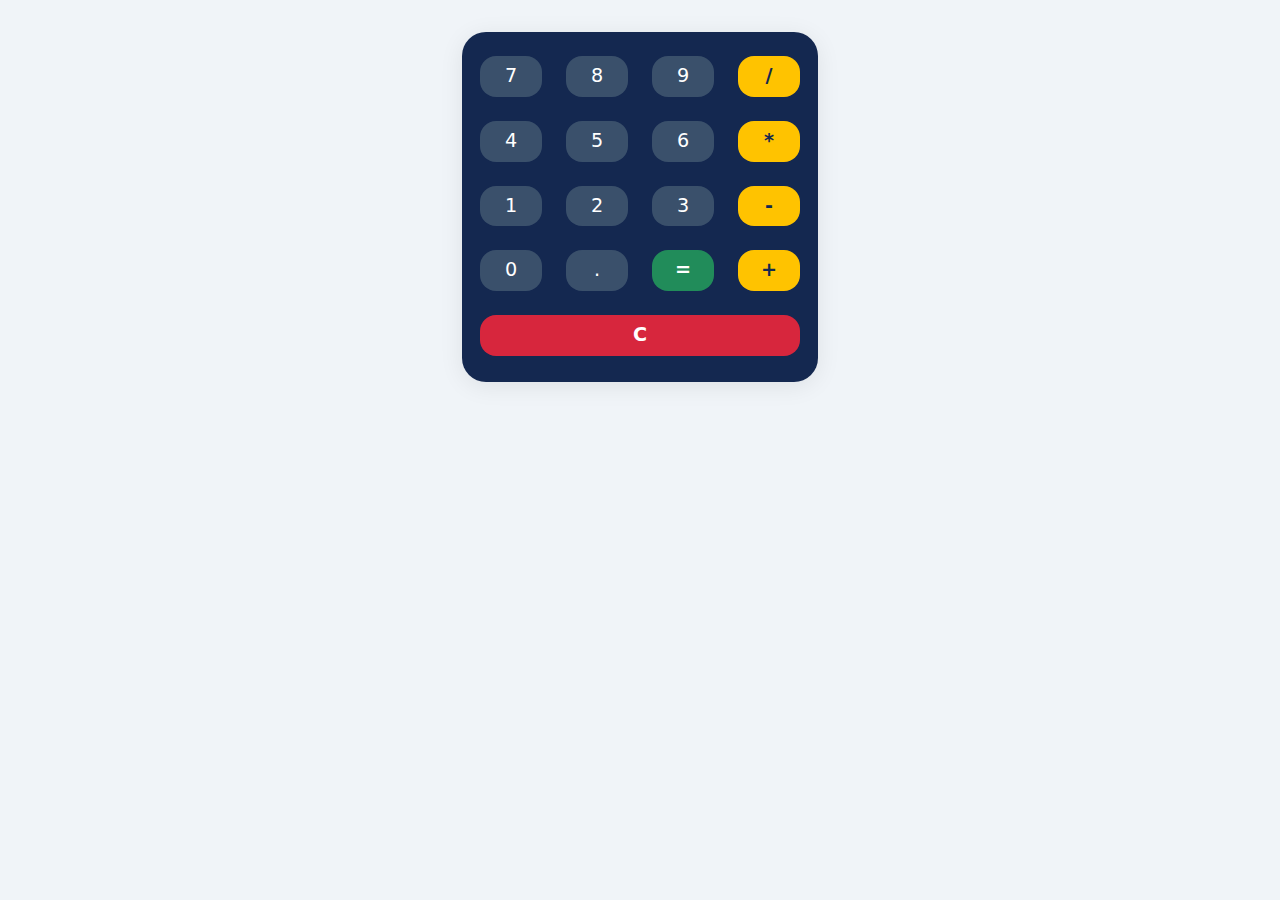
<file: PPW_Pertemuan_10/calc_tugasjava2.html>
<!DOCTYPE html>
<html lang="id">
<head>
    <meta charset="UTF-8">
    <title>Kalkulator Sederhana</title>
    <link href="https://cdn.jsdelivr.net/npm/bootstrap@5.3.3/dist/css/bootstrap.min.css" rel="stylesheet">
    <style>
        body {
            background: #f0f4f8;
        }
        .kalkulator-frame {
            background: #142850;
            border-radius: 24px;
            box-shadow: 0 4px 24px rgba(0,0,0,0.08);
            padding: 24px 18px 18px 18px;
            margin-top: 32px;
        }
        .btn-custom {
            margin-bottom: 8px;
            border-radius: 16px;
            font-size: 1.2rem;
        }
        #tabel-hasil th, #tabel-hasil td {
            vertical-align: middle;
            text-align: center;
        }
        #tabel-hasil {
            border-radius: 16px;
            overflow: hidden;
            background: #27496d;
            color: #fff;
        }
        #tabel-hasil th {
            background: #0c1b2a !important;
            color: #fff !important;
            border-color: #27496d !important;
        }
        #tabel-hasil td {
            background: #142850 !important;
            color: #fff !important;
            border-color: #27496d !important;
            font-size: 1.2rem;
        }
        .btn-secondary {
            background: #3a506b;
            border: none;
            color: #fff;
        }
        .btn-warning {
            background: #ffc300;
            border: none;
            color: #142850;
            font-weight: bold;
        }
        .btn-success {
            background: #218c5a;
            border: none;
            color: #fff;
            font-weight: bold;
        }
        .btn-danger {
            background: #d7263d;
            border: none;
            color: #fff;
            font-weight: bold;
        }
    </style>
</head>
<body>
<div class="container">
    <div class="row justify-content-center">
        <div class="col-md-4">
            <div class="kalkulator-frame">
                <!-- Tabel hasil di atas tombol -->
                <div id="hasil"></div>
                <div class="d-grid gap-2">
                    <div class="row mb-2">
                        <div class="col-3"><button class="btn btn-secondary btn-custom w-100" onclick="tekanAngka('7')">7</button></div>
                        <div class="col-3"><button class="btn btn-secondary btn-custom w-100" onclick="tekanAngka('8')">8</button></div>
                        <div class="col-3"><button class="btn btn-secondary btn-custom w-100" onclick="tekanAngka('9')">9</button></div>
                        <div class="col-3"><button class="btn btn-warning btn-custom w-100" onclick="tekanOperasi('/')">/</button></div>
                    </div>
                    <div class="row mb-2">
                        <div class="col-3"><button class="btn btn-secondary btn-custom w-100" onclick="tekanAngka('4')">4</button></div>
                        <div class="col-3"><button class="btn btn-secondary btn-custom w-100" onclick="tekanAngka('5')">5</button></div>
                        <div class="col-3"><button class="btn btn-secondary btn-custom w-100" onclick="tekanAngka('6')">6</button></div>
                        <div class="col-3"><button class="btn btn-warning btn-custom w-100" onclick="tekanOperasi('*')">*</button></div>
                    </div>
                    <div class="row mb-2">
                        <div class="col-3"><button class="btn btn-secondary btn-custom w-100" onclick="tekanAngka('1')">1</button></div>
                        <div class="col-3"><button class="btn btn-secondary btn-custom w-100" onclick="tekanAngka('2')">2</button></div>
                        <div class="col-3"><button class="btn btn-secondary btn-custom w-100" onclick="tekanAngka('3')">3</button></div>
                        <div class="col-3"><button class="btn btn-warning btn-custom w-100" onclick="tekanOperasi('-')">-</button></div>
                    </div>
                    <div class="row mb-2">
                        <div class="col-3"><button class="btn btn-secondary btn-custom w-100" onclick="tekanAngka('0')">0</button></div>
                        <div class="col-3"><button class="btn btn-secondary btn-custom w-100" onclick="tekanAngka('.')">.</button></div>
                        <div class="col-3"><button class="btn btn-success btn-custom w-100" onclick="hitungHasil()">=</button></div>
                        <div class="col-3"><button class="btn btn-warning btn-custom w-100" onclick="tekanOperasi('+')">+</button></div>
                    </div>
                    <div class="row">
                        <div class="col-12"><button class="btn btn-danger btn-custom w-100" onclick="resetKalkulator()">C</button></div>
                    </div>
                </div>
            </div>
        </div>
    </div>
</div>

<script>
    let input = '';
    let riwayat = [];

    function tekanAngka(angka) {
        alert(`Anda menekan angka ${angka}`);
        input += angka;
        riwayat.push(angka);
    }

    function tekanOperasi(op) {
        let namaOp = '';
        switch(op) {
            case '+': namaOp = 'penjumlahan (+)'; break;
            case '-': namaOp = 'pengurangan (-)'; break;
            case '*': namaOp = 'perkalian (*)'; break;
            case '/': namaOp = 'pembagian (/)'; break;
        }
        alert(`Anda menekan operasi ${namaOp}`);
        input += ` ${op} `;
        riwayat.push(op);
    }

    function hitungHasil() {
        alert('Anda menekan tombol sama dengan (=)');
        try {
            let hasil = eval(input);
            riwayat.push('=');
            tampilkanTabel(riwayat, hasil);
            input = hasil.toString();
            riwayat = [];
        } catch (e) {
            alert('Input tidak valid');
        }
    }

    function tampilkanTabel(riwayatArr, hasil) {
        let inputStr = riwayatArr.join(' ');
        document.getElementById('hasil').innerHTML = `
            <table class="table table-bordered mb-3" id="tabel-hasil">
                <thead class="table-dark">
                    <tr>
                        <th>Input</th>
                        <th>Hasil</th>
                    </tr>
                </thead>
                <tbody>
                    <tr>
                        <td>${inputStr}</td>
                        <td>${hasil}</td>
                    </tr>
                </tbody>
            </table>
        `;
    }

    function resetKalkulator() {
        alert('Anda menekan tombol C (Clear)');
        input = '';
        riwayat = [];
        document.getElementById('hasil').innerHTML = '';
    }
</script>
</body>
</html>
</file>
<file: PPW_Final/assets/Style/Style.css>
* {
    margin: 0;
    padding: 0;
}
/* General Styles */
body {
    font-family: Arial, sans-serif;
    height: 100%;
    margin: 0;
    padding: 0;
    box-sizing: border-box;
    background: #002b20; /* Warna background utama */
    width: 100vw;
    height: 100vh;
    overflow-x: hidden;
}

/* home Section */
.home {
    background-image: url("../image/bg.jpg");
    background-size: cover; /* Pastikan gambar menutupi seluruh area */
    background-position: center;
    background-repeat: no-repeat;
    width: 100vw; /* Lebar penuh */
    height: 100vh; /* Tinggi penuh */
    margin: 0; /* Hilangkan margin */
    padding: 0; /* Hilangkan padding */
    overflow: hidden; /* Cegah elemen lain keluar */
    display: flex;
    flex-direction: column;
    align-items: center;
    justify-content: center;
    text-align: center;
    color: white;
}

/* Header */
.header__container {
    position: absolute;
    top: 0;
    left: 0;
    width: 100%;
    display: flex;
    align-items: center;
    justify-content: space-between;
    padding: 10px 0px 10px 0px;
    margin-top: 30px;
    background: rgba(0, 50, 0, 0.8); /* Warna hijau gelap transparan */
}

.header__logo-container {
    display: flex;
    align-items: center;
}

.header__company-name {
    font-family: 'La Belle Aurore', cursive;
    font-size: 25px;
    font-weight: bold;
    color: #a8ff78;
    margin-left: 10px;
}
.header__logo {
    height: 50px;
    font-size: 24px;
    color: #a8ff78;
    font-family: 'Brush Script MT', cursive; /* Font dekoratif */
    text-shadow: 2px 2px 5px rgb(240, 174, 41);
}

.header__nav-list {
    list-style: none;
    display: flex;
    justify-content: center; /* Memastikan menu rata tengah */
    align-items: center;
    gap: 15px;
    margin: 0;
    padding-right: 25;
}

.header__nav-item a {
    font-family: 'Paprika', cursive;
    text-decoration: none;
    font-weight: bold;
    color: #6FB98F;
    font-size: 12px;
    padding: 8px 15px;
    background: rgba(0, 50, 0, 0.9);
    border-radius: 5px;
    transition: 0.3s;
    text-shadow: 2px 2px 5px rgb(240, 174, 41);
}

.header__nav-item a:hover {
    background: #ff8000;
    color: #004d00;
}

/* home Content */
.home__content {
    max-width: 700px;
    color: white;
    text-shadow: 2px 2px 4px rgba(0, 0, 0, 0.7);
}

.home__title {
    font-family: 'Paprika', cursive;
    font-size: 50px;
    font-weight: bold;
    text-decoration: underline;
    color: #a8ff78;
    /* text-shadow: 2px 2px 5px rgb(240, 174, 41); */
    text-shadow:
    -3px -3px 0 #111,
     0px -3px 0 #111,
     3px -3px 0 #111,
    -3px  0px 0 #111,
     3px  0px 0 #111,
    -3px  3px 0 #111,
     0px  3px 0 #111,
     3px  3px 0 #111,
    2px 2px 5px rgba(240, 174, 41),
    0 0 10px rgba(240, 174, 41);
    margin-bottom: 10px;
}

.home__description {
    font-family: 'Lacquer', cursive;
    font-size: 15px;
    font-weight: bold;
    margin-bottom: 15px;
    /* text-shadow: 2px 2px 5px rgb(240, 174, 41); */
    text-shadow:
    -3px -3px 0 #111,
     0px -3px 0 #111,
     3px -3px 0 #111,
    -3px  0px 0 #111,
     3px  0px 0 #111,
    -3px  3px 0 #111,
     0px  3px 0 #111,
     3px  3px 0 #111,
    2px 2px 5px rgba(240, 174, 41),
    0 0 10px rgba(240, 174, 41);
    color: #a8ff78;
}

/* Button */
.home__button {
    display: inline-block;
    background: transparent;
    color: #7fff85;
    padding: 10px 20px;
    font-size: 35px;
    font-weight: bold;
    font-family: 'Brush Script MT', cursive;
    text-shadow: 
    -3px -3px 0 #111,
    0px -3px 0 #111,
    3px -3px 0 #111,
   -3px  0px 0 #111,
    3px  0px 0 #111,
   -3px  3px 0 #111,
    0px  3px 0 #111,
    3px  3px 0 #111,
    2px 2px 5px rgb(240, 174, 41),
    0 0 10px rgba(240, 174, 41);
    transition: 0.3s;
}

.home__button:hover {
    color: #ff8000;
    border-radius: 4px;
}

/* Rating */
.rating {
    gap: 10px;
    font-size: 18px;
    color: #333;
    position: absolute;
    width: 100%;
    justify-content: space-between;
    padding: 10px 0px 10px 0px;
    background: rgb(0, 50, 0); /* Warna hijau gelap transparan */
}

.rating__container{
    display: flex;
    align-items: center;
    justify-content: center; /* Bisa diubah sesuai kebutuhan */
    width: 100%;
    padding: 5px;
}

.rating__value {
    font-weight: bold;
    color: #777;
}

.rating__stars {
    display: flex;
    gap: 5px;
    font-size: 24px;
    color: gold;
    padding: 0 15px;
}

.rating__star {
    color: gold;
}

.rating__star--half {
    color: gold;
}

.rating__reviews {
    font-size: 16px;
    color: #777;
}

/* Section About */
.about {
    display: flex;
    justify-content: center;
    align-items: center;
    width: 100vw;
    height: 100vh;
    flex-direction: column;
    font-family: 'Paprika', cursive;
    text-decoration: none;
    font-weight: bold;
    color: #6FB98F;
    margin-top: 30px;
}

.about__bg {
    display: flex;
    justify-content: center;
    align-items: center;
    flex-direction: column;
    width: 80%;
    padding: 20px 30px;
    background-color: #004603;
    border-radius: 15px;
    box-shadow: 0px 4px 10px rgba(0, 0, 0, 0.3);
}

.about__title {
    font-size: 35px;
    margin-bottom: 20px;
    text-align: center;
    font-family: 'Paprika', cursive;
    font-weight: bold;
    text-decoration: underline;
    color: #a8ff78;
    text-shadow: 2px 2px 5px rgb(240, 174, 41);
}

.about__container {
    display: flex;
    align-items: center;
    justify-content: space-between;
    gap: 20px;
    width: 100%;
    padding: 20px;
}

.about__content {
    flex: 1;
    max-width: 45%;
    background-color: #85b70e;
    padding: 20px;
    border-radius: 10px;
    color: #3D2B1F;
    text-shadow: 2px 2px 5px rgba(0, 85, 255, 0.7); /* Efek glow biru */
    box-shadow: 0px 4px 8px rgba(0, 0, 0, 0.2);
}

.about__text {
    font-size: 1.2rem;
    margin-bottom: 15px;
    line-height: 1.6;
}

.about__video {
    flex: 1;
    max-width: 45%;
    display: flex;
    justify-content: center;
    align-items: center;
}

.about__video iframe {
    width: 100%;
    height: 260px;
    border-radius: 10px;
    box-shadow: 0px 4px 8px rgba(0, 0, 0, 0.2);
}

/* Section Features */
.features {
    display: flex;
    justify-content: center;
    align-items: center;
    width: 100vw;
    height: 100vh;
    flex-direction: column;
    font-family: 'Paprika', cursive;
    text-decoration: none;
    font-weight: bold;
    color: #6FB98F;
    font-size: 12px;
    border-radius: 5px;
    transition: 0.3s;
}

.features__bg {
    display: flex;
    justify-content: center;
    align-items: center;
    flex-direction: column;
    width: 80%;
    padding: 20px 30px;
    background-color: #004603;
    border-radius: 15px;
    box-shadow: 0px 4px 10px rgba(0, 0, 0, 0.3);
}

.features__title {
    font-size: 35px;
    margin-bottom: 20px;
    text-align: center;
    font-family: 'Paprika', cursive;
    font-weight: bold;
    text-decoration: underline;
    color: #a8ff78;
    text-shadow: 2px 2px 5px rgb(240, 174, 41);
}

.features__container {
    display: grid;
    grid-template-columns: repeat(2, 1fr);
    gap: 20px;
    width: 100%;
    padding: 20px;
}

.features__item {
    display: flex;
    flex-direction: column;
    align-items: center;
    text-align: center;
    background-color: #85b70e;
    padding: 15px;
    border-radius: 10px;
    color: #ffffff;
    transition: 0.3s ease-in-out;
}

.features__item:hover {
    transform: scale(1.05);
    background-color: #b7b40e;
    color: #077b07;
}

.features__icon {
    width: 100px;
    height: 100px;
    margin-bottom: 10px;
    background-color: #7fff85;
    border-radius: 100%;
}

.features__subtitle {
    font-size: 21px;
    font-weight: bold;
    margin-bottom: 10px;
    font-family: 'Paprika', cursive;
    font-weight: bold;
    text-decoration: underline;
    color: #a8ff78;
    text-shadow: 2px 2px 5px rgb(240, 174, 41);
}

.features__text {
    font-family: 'Paprika', cursive;
    text-decoration: none;
    font-weight: bold;
    color: #a8ff78;
}

/* Section Testimonials */
.testimonials {
    display: flex;
    justify-content: center;
    align-items: center;
    width: 100vw;
    height: 100vh;
    flex-direction: column;
    font-family: 'Paprika', cursive;
    text-decoration: none;
    font-weight: bold;
    color: #6FB98F;
    font-size: 12px;
    border-radius: 5px;
    transition: 0.3s;
    margin-top: 110px;
}

.testimonials__bg {
    display: flex;
    justify-content: center;
    align-items: center;
    flex-direction: column;
    width: 80%;
    padding: 20px;
    background-color: #004603;
    border-radius: 15px;
    box-shadow: 0px 4px 10px rgba(0, 0, 0, 0.3);
    padding: 20px 30px;
}

.testimonials__title {
    font-size: 35px;
    margin-bottom: 20px;
    text-align: center;
    font-family: 'Paprika', cursive;
    font-weight: bold;
    text-decoration: underline;
    color: #a8ff78;
    text-shadow: 2px 2px 5px rgb(240, 174, 41);
}

.testimonials__container {
    display: grid;
    grid-template-columns: repeat(2, 1fr);
    gap: 20px;
    width: 100%;
    padding: 20px;
}

.testimonials__item {
    display: flex;
    flex-direction: column;
    align-items: center;
    text-align: center;
    background-color: #85b70e;
    padding: 15px;
    border-radius: 10px;
    color: #ffffff;
    transition: 0.3s ease-in-out;
}

.testimonials__item:hover {
    transform: scale(1.05);
    background-color: #b7b40e;
    color: #077b07;
}

.testimonials__image {
    width: 100px;
    height: 100px;
    margin-bottom: 10px;
    background-color: #7fff85;
    border-radius: 100%;
}

.testimonials__name {
    font-size: 21px;
    font-weight: bold;
    margin-bottom: 10px;
    font-family: 'Paprika', cursive;
    font-weight: bold;
    text-decoration: underline;
    color: #a8ff78;
    text-shadow: 2px 2px 5px rgb(240, 174, 41);
}

.testimonials__text {
    font-family: 'Paprika', cursive;
    text-decoration: none;
    font-weight: bold;
    color: #a8ff78;
}

/* Section QnA */
.qna {
    display: flex;
    justify-content: center;
    align-items: center;
    width: 100vw;
    height: 100vh;
    flex-direction: column;
    font-family: 'Paprika', cursive;
    color: #6FB98F;
    margin-top: 160px;
}

.qna__bg {
    display: flex;
    justify-content: space-between;
    align-items: center;
    flex-direction: column;
    width: 80%;
    padding: 30px;
    background-color: #004603; /* Hijau tua */
    border-radius: 15px;
    box-shadow: 0px 4px 10px rgba(0, 0, 0, 0.3);
}

/* Section Pertanyaan */
.qna__container {
    flex: 2;
    width: 100%;
    text-align: left;
}

.qna__title {
    font-size: 35px;
    margin-bottom: 20px;
    text-align: center;
    font-weight: bold;
    text-decoration: underline;
    color: #a8ff78;
    text-shadow: 2px 2px 5px rgb(240, 174, 41);
}

.qna__item {
    background-color: #85b70e;
    padding: 15px;
    margin-bottom: 10px;
    border-radius: 10px;
    transition: 0.3s ease-in-out;
}

.qna__item:hover {
    transform: scale(1.05);
    background-color: #b7b40e;
    color: #077b07;
}

.qna__question {
    font-weight: bold;
    font-size: 18px;
    color: #3D2B1F;
}

.qna__answer {
    font-size: 16px;
    color: #004d00;
}

/* Extra Info */
.qna__extra {
    flex: 1;
    text-align: center;
    margin-top: 30px;
}

.qna__extra-title {
    font-size: 25px;
    font-weight: bold;
    color: #a8ff78;
    text-shadow: 2px 2px 5px rgb(240, 174, 41);
}

.qna__extra-description {
    font-size: 12px;
    color: #E3B505; /* Emas tua yang lebih halus */
    text-shadow: 2px 2px 4px rgba(255, 215, 0, 0.6);
    margin-bottom: 10px;
    padding-top: 15px;
    padding-bottom: 10px;
}

.qna__button {
    background-color: #6FB98F;
    color: #002d02;
    font-size: 16px;
    font-weight: bold;
    padding: 10px 20px;
    border: none;
    border-radius: 5px;
    cursor: pointer;
    transition: 0.3s;
}

.qna__button:hover {
    background-color: #a8ff78;
    color: #002d02;
}

/* Footer */
.footer {
    background-color: #2c3e50; /* Warna gelap */
    color: #ecf0f1; /* Warna teks */
    padding: 20px;
    display: flex;
    justify-content: space-between;
    flex-wrap: wrap;
    text-align: left;
    margin-top: 145px;
    font-size: 0.875rem;
}

.footer__about,
.footer__contact,
.footer__legal {
    flex: 1;
    min-width: 250px;
    margin: 10px;
}

.footer__title {
    font-size: 1.125rem;
    margin-bottom: 8px;
    color: #e1b60f;
}

.footer__text {
    font-size: 0.75rem;
    margin-bottom: 5px;
    line-height: 1.4;
    color: #d3d6db;
}

.footer__text a {
    color: #f39c12;
    text-decoration: none;
    transition: color 0.3s ease;
}

.footer__text a:hover {
    color: #e67e22;
}

/* Penyesuaian ikon dengan teks dalam satu baris */
.footer__contact-item {
    display: flex;
    align-items: center;
    gap: 6px; /* Jarak antara ikon dan teks */
    margin-bottom: 8=6px;
}

.footer__icon {
    font-size: 1rem;
    color: #f39c12; /* Warna emas */
}

@media (max-width: 1024px){
    .about{
    margin-top: 60px;
    }
    .features,.features__bg{
    margin-top: 55px;
    }
    .testimonials{
    margin-top: 185px;
    }
    .qna{
    margin-top: 190px;
    }
    .footer{
    margin-top: 150px;
    }
}
@media (max-width: 768px) {
   .about{
    margin-top: 20px;
   }
   .features,.features__bg{
    margin-top: 5px;
   }
   .testimonials{
    margin-top: 90px;
   }
   .qna{
    margin-top: 155px;
   }
   .footer{
    margin-top: 135px;
   }
   .rating,.qna__extra-description{
    font-size: 0.8em;
   }
   .features__title,.about__title,.testimonials__title,.qna__title,.qna__extra-title{
    font-size: 1.5em;
   }
   .about__text,.features__text,.features__subtitle,.testimonials__name,.testimonials__text,.qna__question,.qna__answer{
    font-size: 0.9em;
   }
}

/* Untuk layar dengan lebar maksimum 425px (Mobile) */
@media (max-width: 425px) {
    .header__container{
        display: flex;
        flex-direction: column;
        padding-right: 0;
        padding-left: 0;
        padding-bottom: 15px;
    }
    .header__nav-list{
        gap: 10px;
        margin-top: 5px;
        padding: 0;
    }
    .header__nav-item a{
        font-size: 0.5em;
    }
    .home__content{
        margin-top: 90px;
    }
    .home__title{
        font-size: 1.5em;
    }
    .home__description{
        font-size: 0.7em;
    }
    .home__button{
        font-size: 1.3em;
    }
    .about{
        margin-top: 115px;
    }
    .features{
        margin-top: 110px;
    }
    .testimonials{
        margin-top: 100px;
    }
    .qna{
        margin-top: 160px;
    }
    .footer{
        margin-top: 140px;
    }
    .rating,.qna__extra-description{
        font-size: 0.6em;
    }
    .features__title,.about__title,.testimonials__title,.qna__title,.qna__extra-title{
        font-size: 1.3em;
    }
    .about__text,.features__text,.features__subtitle,.testimonials__name,.testimonials__text,.qna__question,.qna__answer{
        font-size: 0.7em;
    }
    .about__container{
        flex-direction: column;
    }
    .about__content,.about__video{
        flex: 1;
        max-width: 100%;
    }
}
@media (max-width: 360px){
    .about{
    margin-top: 130px;
    }
    .features,.features__bg{
    margin-top: 100px;
    }
    .testimonials{
    margin-top: 185px;
    }
    .qna{
    margin-top: 225px;
    }
    .footer{
    margin-top: 190px;
    }
}
</file>
<file: PPW_Final_Bootstrap/assets/Style/Style.css>
/* <!-- Custom CSS --> */
    /* ===== GLOBAL STYLES ===== */
    :root {
        --bs-primary: #6FB98F;
        --bs-success: #85b70e;
        --plantopia-gold: rgba(240, 174, 41);
        --plantopia-light: #a8ff78;
        --plantopia-dark: #002b20;
        --plantopia-dark-green: #004603;
    }
    
    body {
        font-family: Arial, sans-serif;
        background: var(--plantopia-dark) !important;
        color: var(--plantopia-light) !important;
        overflow-x: hidden;
    }
    
    /* ===== TYPOGRAPHY ===== */
    .brand-font {
        font-family: 'La Belle Aurore', cursive !important;
        color: var(--plantopia-light) !important;
        text-shadow: 2px 2px 5px var(--plantopia-gold) !important;
    }
    
    .title-font {
        font-family: 'Paprika', cursive !important;
        color: var(--plantopia-light) !important;
        text-shadow: 
            -3px -3px 0 #111,
            3px 3px 0 #111,
            2px 2px 5px var(--plantopia-gold),
            0 0 10px var(--plantopia-gold) !important;
    }
    
    .decorative-font {
        font-family: 'Lacquer', cursive !important;
        color: var(--plantopia-light) !important;
        text-shadow: 
            -3px -3px 0 #111,
            3px 3px 0 #111,
            2px 2px 5px var(--plantopia-gold),
            0 0 10px var(--plantopia-gold) !important;
    }
    
    /* ===== HERO SECTION ===== */
    .hero-section {
        background: url("../image/bg.jpg") no-repeat center/cover !important;
        background-attachment: fixed !important;
        height: 100vh;
        display: flex;
        flex-direction: column;
        justify-content: center;
        align-items: center;
        text-align: center;
        position: relative;
        color: white !important;
        padding-top: 80px;
    }
    .hero-title {
        font-size: 3.5rem;
        margin-bottom: 20px;
        text-decoration: underline;
    }
    
    .hero-description {
        font-size: 1.2rem;
        margin-bottom: 15px;
        font-weight: bold;
    }
    
    .hero-btn {
        font-size: 2rem;
        font-family: 'Brush Script MT', cursive !important;
        color: var(--plantopia-light) !important;
        text-shadow: 
            -3px -3px 0 #111,
            3px 3px 0 #111,
            2px 2px 5px var(--plantopia-gold),
            0 0 10px var(--plantopia-gold) !important;
        transition: all 0.3s !important;
        background: transparent !important;
        border: none !important;
        padding: 10px 20px !important;
        margin-top: 20px;
    }
    
    .hero-btn:hover {
        color: #ff8000 !important;
        text-decoration: none !important;
    }
    
    /* ===== NAVBAR ===== */
    .navbar-custom {
        background: rgba(0, 50, 0, 0.8) !important;
        padding: 10px 0 !important;
        position: absolute !important;
        top: 0;
        left: 0;
        right: 0;
        z-index: 1000;
        margin-top: 10px;
    }
    .navbar{
        --bs-navbar-padding-y: 0px;
    }
    
    .nav-link-custom {
        font-family: 'Paprika', cursive !important;
        color: #6FB98F !important;
        font-weight: bold !important;
        font-size: 1rem !important;
        padding: 8px 15px !important;
        background: rgba(0, 50, 0, 0.9) !important;
        border-radius: 5px !important;
        text-shadow: 2px 2px 5px var(--plantopia-gold) !important;
        margin: 0 5px !important;
        transition: all 0.3s !important;
        text-decoration: none;
    }
    
    .nav-link-custom:hover{
        background: #ff8000 !important;
        color: #004d00 !important;
    }
    
    /* ===== RATING ===== */
    .rating-container {
        background: rgb(0, 50, 0) !important;
        padding: 10px 0 !important;
        position: absolute;
        bottom: 0;
        left: 0;
        right: 0;
    }
    
    .rating-stars {
        color: gold !important;
        font-size: 1.5rem !important;
        margin: 0 10px !important;
    }
    
    /* ===== SECTIONS ===== */
    .section-container {
        margin-top: 40px;
        padding: 0;
        min-height: 100vh;
        display: flex;
        align-items: center;
        background:#002b20;
    }
    
    #about,#benefits.section-container{
        margin-top: 0;
    }

    .section-bg {
        background-color: var(--plantopia-dark-green) !important;
        border-radius: 15px !important;
        box-shadow: 0px 4px 10px rgba(0, 0, 0, 0.3) !important;
        padding: 30px !important;
        width: 100%;
    }
    
    .section-title {
        font-size: 2.5rem !important;
        margin-bottom: 30px !important;
        text-align: center !important;
        text-decoration: underline;
    }
    
    /* ===== CARDS ===== */
    .custom-card {
        background-color: #85b70e !important;
        color: white !important;
        transition: all 0.3s cubic-bezier(0.25, 0.8, 0.25, 1) !important;
        border: none !important;
        border-radius: 10px !important;
        padding: 20px !important;
        height: 100%;
        box-shadow: 0 4px 8px rgba(0,0,0,0.1) !important;
    }
    
    .custom-card:hover {
        transform: scale(1.05) !important;
        background-color: #b7b40e !important;
    }
    
    .custom-card .card-title {
        color: var(--plantopia-light) !important;
        text-shadow: 2px 2px 5px var(--plantopia-gold) !important;
        font-size: 1.5rem !important;
        margin-bottom: 15px !important;
        text-decoration: underline !important;
    }
    
    .custom-card .card-text {
        color: var(--plantopia-light) !important;
        font-family: 'Paprika', cursive !important;
        font-size: large;
    }
    
    .card-icon {
        width: 100px;
        height: 100px;
        margin: 0 auto 20px;
        display: block;
        background-color: #7fff85;
        border-radius: 50%;
        padding: 15px;
    }
    
    /* ===== TESTIMONIALS ===== */
    .testimonial-img {
        width: 100px;
        height: 100px;
        object-fit: cover;
        border-radius: 50%;
        background-color: #7fff85;
        margin: 0 auto 15px;
        display: block;
        border: 3px solid var(--plantopia-light);
    }
    
    .testimonial-name {
        font-size: 1.5rem !important;
        margin-bottom: 10px !important;
    }
    
    /* ===== FAQ ===== */
    .faq-item {
        background-color: #85b70e !important;
        transition: all 0.3s !important;
        margin-bottom: 15px !important;
        border-radius: 10px !important;
        overflow: hidden;
        border: none !important;
    }
    
    .faq-item:hover {
        transform: scale(1.02) !important;
        background-color: #b7b40e !important;
    }
    
    .accordion-button {
        background-color: #85b70e !important;
        color: #3D2B1F !important;
        font-weight: bold !important;
    }
    
    .accordion-body {
        background-color: #b7b40e !important;
        color: #004d00 !important;
    }
    
    /* ===== FOOTER ===== */
    .footer-custom {
        background-color: #2c3e50 !important;
        color: #ecf0f1 !important;
        padding: 40px 0 !important;
        margin-top: 30px;
    }
    
    .footer-title {
        color: #e1b60f !important;
        font-size: 1.25rem !important;
        margin-bottom: 20px !important;
    }
    
    .footer-text {
        font-size: 0.9rem !important;
        margin-bottom: 10px !important;
    }
    
    .footer-icon {
        color: #f39c12 !important;
        margin-right: 10px !important;
        width: 20px !important;
        text-align: center !important;
    }
    
    /* ===== RESPONSIVE ADJUSTMENTS ===== */
    @media (max-width: 992px) {
        .hero-title {
            font-size: 2.8rem !important;
        }
        
        .section-container {
            padding: 30px 0 0 0;
        }
    }
    
    @media (max-width: 768px) {
        .hero-title {
            font-size: 2.2rem !important;
        }
        
        .hero-btn {
            font-size: 1.5rem !important;
        }
        
        .section-title {
            font-size: 2rem !important;
        }
        
        .navbar-brand {
            font-size: 1.25rem !important;
        }
    }
    
    @media (max-width: 576px) {
        .hero-title {
            font-size: 1.8rem !important;
        }
        
        .hero-description {
            font-size: 1rem !important;
        }
        
        .section-container {
            padding: 20px 0;
        }
    }
</file>
<file: PPW_Pertemuan5/assets/Style/Style.css>
* {
    margin: 0;
    padding: 0;
}
/* General Styles */
body {
    font-family: Arial, sans-serif;
    height: 100%;
    margin: 0;
    padding: 0;
    box-sizing: border-box;
    background: #002b20; /* Warna background utama */
    width: 100vw;
    height: 100vh;
    overflow-x: hidden;
}

/* home Section */
.home {
    background-image: url("../image/bg.jpg");
    background-size: cover; /* Pastikan gambar menutupi seluruh area */
    background-position: center;
    background-repeat: no-repeat;
    width: 100vw; /* Lebar penuh */
    height: 100vh; /* Tinggi penuh */
    margin: 0; /* Hilangkan margin */
    padding: 0; /* Hilangkan padding */
    overflow: hidden; /* Cegah elemen lain keluar */
    display: flex;
    flex-direction: column;
    align-items: center;
    justify-content: center;
    text-align: center;
    color: white;
}

/* Header */
.header__container {
    position: absolute;
    top: 0;
    left: 0;
    width: 100%;
    display: flex;
    align-items: center;
    justify-content: space-between;
    padding: 10px 50px 10px 15px;
    margin-top: 30px;
    background: rgba(0, 50, 0, 0.8); /* Warna hijau gelap transparan */
}

.header__logo-container {
    display: flex;
    align-items: center;
}

.header__company-name {
    font-family: 'La Belle Aurore', cursive;
    font-size: 25px;
    font-weight: bold;
    color: #a8ff78;
    margin-left: 10px;
}
.header__logo {
    height: 50px;
    font-size: 24px;
    color: #a8ff78;
    font-family: 'Brush Script MT', cursive; /* Font dekoratif */
    text-shadow: 2px 2px 5px rgb(240, 174, 41);
}

.header__nav-list {
    list-style: none;
    display: flex;
    justify-content: center; /* Memastikan menu rata tengah */
    align-items: center;
    gap: 15px;
    margin: 0;
    padding-right: 25;
}

.header__nav-item a {
    font-family: 'Paprika', cursive;
    text-decoration: none;
    font-weight: bold;
    color: #6FB98F;
    font-size: 12px;
    padding: 8px 15px;
    background: rgba(0, 50, 0, 0.9);
    border-radius: 5px;
    transition: 0.3s;
    text-shadow: 2px 2px 5px rgb(240, 174, 41);
}

.header__nav-item a:hover {
    background: #ff8000;
    color: #004d00;
}

/* home Content */
.home__content {
    max-width: 700px;
    color: white;
    text-shadow: 2px 2px 4px rgba(0, 0, 0, 0.7);
}

.home__title {
    font-family: 'Paprika', cursive;
    font-size: 50px;
    font-weight: bold;
    text-decoration: underline;
    color: #a8ff78;
    text-shadow: 2px 2px 5px rgb(240, 174, 41);
    margin-bottom: 10px;
}

.home__description {
    font-family: 'Lacquer', cursive;
    font-size: 15px;
    font-weight: bold;
    margin-bottom: 15px;
    text-shadow: 2px 2px 5px rgb(240, 174, 41);
    color: #a8ff78;
}

/* Button */
.home__button {
    display: inline-block;
    background: transparent;
    color: #7fff85;
    padding: 10px 20px;
    font-size: 35px;
    font-weight: bold;
    font-family: 'Brush Script MT', cursive;
    text-shadow: 2px 2px 5px rgb(240, 174, 41);
    transition: 0.3s;
}

.home__button:hover {
    color: #ff8000;
    border-radius: 4px;
}

/* Rating */
.rating {
    gap: 10px;
    font-size: 18px;
    color: #333;
    position: absolute;
    width: 100%;
    justify-content: space-between;
    padding: 10px 50px 10px 15px;
    background: rgb(0, 50, 0); /* Warna hijau gelap transparan */
}

.rating__container{
    display: flex;
    align-items: center;
    justify-content: center; /* Bisa diubah sesuai kebutuhan */
    width: 100%;
    padding: 5px;
}

.rating__value {
    font-weight: bold;
    color: #777;
}

.rating__stars {
    display: flex;
    gap: 5px;
    font-size: 24px;
    color: gold;
    padding: 0 15px;
}

.rating__star {
    color: gold;
}

.rating__star--half {
    color: gold;
}

.rating__reviews {
    font-size: 16px;
    color: #777;
}
/* Section About */
.about {
    display: flex;
    justify-content: center;
    align-items: center;
    width: 100vw;
    height: 100vh;
    flex-direction: column;
    font-family: 'Paprika', cursive;
    text-decoration: none;
    font-weight: bold;
    color: #6FB98F;
}

/* Background mirip Features */
.about__bg {
    display: flex;
    justify-content: center;
    align-items: center;
    flex-direction: column;
    width: 80%;
    padding: 20px 30px;
    background-color: #004603;
    border-radius: 15px;
    box-shadow: 0px 4px 10px rgba(0, 0, 0, 0.3);
    margin-top: 70px;
}

/* Judul About */
.about__title {
    font-size: 35px;
    margin-bottom: 20px;
    text-align: center;
    font-family: 'Paprika', cursive;
    font-weight: bold;
    text-decoration: underline;
    color: #a8ff78;
    text-shadow: 2px 2px 5px rgb(240, 174, 41);
}

.about__container {
    display: flex;
    align-items: center;
    justify-content: space-between;
    gap: 20px;
    width: 100%;
    padding: 20px;
}

.about__content {
    flex: 1;
    max-width: 45%;
    background-color: #85b70e;
    padding: 20px;
    border-radius: 10px;
    color: #3D2B1F;
    text-shadow: 2px 2px 5px rgba(0, 85, 255, 0.7); /* Efek glow biru */
    box-shadow: 0px 4px 8px rgba(0, 0, 0, 0.2);
}

.about__text {
    font-size: 1.2rem;
    margin-bottom: 15px;
    line-height: 1.6;
}

.about__video {
    flex: 1;
    max-width: 45%;
    display: flex;
    justify-content: center;
    align-items: center;
}

.about__video iframe {
    width: 100%;
    height: 260px;
    border-radius: 10px;
    box-shadow: 0px 4px 8px rgba(0, 0, 0, 0.2);
}

/* Section Features */
.features {
    display: flex;
    justify-content: center;
    align-items: center;
    width: 100vw;
    height: 100vh;
    flex-direction: column;
    font-family: 'Paprika', cursive;
    text-decoration: none;
    font-weight: bold;
    color: #6FB98F;
    font-size: 12px;
    border-radius: 5px;
    transition: 0.3s;
}

.features__bg {
    display: flex;
    justify-content: center;
    align-items: center;
    flex-direction: column;
    width: 80%;
    padding: 20px 30px;
    background-color: #004603;
    border-radius: 15px;
    box-shadow: 0px 4px 10px rgba(0, 0, 0, 0.3);
    margin-top: 120px;
}

.features__title {
    font-size: 35px;
    margin-bottom: 20px;
    text-align: center;
    font-family: 'Paprika', cursive;
    font-weight: bold;
    text-decoration: underline;
    color: #a8ff78;
    text-shadow: 2px 2px 5px rgb(240, 174, 41);
}

.features__container {
    display: grid;
    grid-template-columns: repeat(2, 1fr);
    gap: 20px;
    width: 100%;
    padding: 20px;
}

.features__item {
    display: flex;
    flex-direction: column;
    align-items: center;
    text-align: center;
    background-color: #85b70e;
    padding: 15px;
    border-radius: 10px;
    color: #ffffff;
    transition: 0.3s ease-in-out;
}

.features__item:hover {
    transform: scale(1.05);
    background-color: #b7b40e;
    color: #077b07;
}

.features__icon {
    width: 100px;
    height: 100px;
    margin-bottom: 10px;
    background-color: #7fff85;
    border-radius: 100%;
}

.features__subtitle {
    font-size: 21px;
    font-weight: bold;
    margin-bottom: 10px;
    font-family: 'Paprika', cursive;
    font-weight: bold;
    text-decoration: underline;
    color: #a8ff78;
    text-shadow: 2px 2px 5px rgb(240, 174, 41);
}

.features__text {
    font-family: 'Paprika', cursive;
    text-decoration: none;
    font-weight: bold;
    color: #a8ff78;
}

/* Section Testimonials */
.testimonials {
    display: flex;
    justify-content: center;
    align-items: center;
    width: 100vw;
    height: 100vh;
    flex-direction: column;
    font-family: 'Paprika', cursive;
    text-decoration: none;
    font-weight: bold;
    color: #6FB98F;
    font-size: 12px;
    border-radius: 5px;
    transition: 0.3s;
    margin-top: 125px;
    padding-top: 20px;
}

.testimonials__bg {
    display: flex;
    justify-content: center;
    align-items: center;
    flex-direction: column;
    width: 80%;
    padding: 20px;
    background-color: #004603;
    border-radius: 15px;
    box-shadow: 0px 4px 10px rgba(0, 0, 0, 0.3);
    padding: 20px 30px;
}

.testimonials__title {
    font-size: 35px;
    margin-bottom: 20px;
    text-align: center;
    font-family: 'Paprika', cursive;
    font-weight: bold;
    text-decoration: underline;
    color: #a8ff78;
    text-shadow: 2px 2px 5px rgb(240, 174, 41);
}

.testimonials__container {
    display: grid;
    grid-template-columns: repeat(2, 1fr);
    gap: 20px;
    width: 100%;
    padding: 20px;
}

.testimonials__item {
    display: flex;
    flex-direction: column;
    align-items: center;
    text-align: center;
    background-color: #85b70e;
    padding: 15px;
    border-radius: 10px;
    color: #ffffff;
    transition: 0.3s ease-in-out;
}

.testimonials__item:hover {
    transform: scale(1.05);
    background-color: #b7b40e;
    color: #077b07;
}

.testimonials__image {
    width: 100px;
    height: 100px;
    margin-bottom: 10px;
    background-color: #7fff85;
    border-radius: 100%;
}

.testimonials__name {
    font-size: 21px;
    font-weight: bold;
    margin-bottom: 10px;
    font-family: 'Paprika', cursive;
    font-weight: bold;
    text-decoration: underline;
    color: #a8ff78;
    text-shadow: 2px 2px 5px rgb(240, 174, 41);
}

.testimonials__text {
    font-family: 'Paprika', cursive;
    text-decoration: none;
    font-weight: bold;
    color: #a8ff78;
}

/* Section QnA */
.qna {
    display: flex;
    justify-content: center;
    align-items: center;
    width: 100vw;
    height: 100vh;
    flex-direction: column;
    font-family: 'Paprika', cursive;
    color: #6FB98F;
    margin-top: 50px;
    padding-top: 50px;
}

.qna__bg {
    display: flex;
    justify-content: space-between;
    align-items: center;
    flex-direction: column;
    width: 80%;
    padding: 30px;
    background-color: #004603; /* Hijau tua */
    border-radius: 15px;
    box-shadow: 0px 4px 10px rgba(0, 0, 0, 0.3);
}

/* Section Pertanyaan */
.qna__container {
    flex: 2;
    width: 100%;
    text-align: left;
}

.qna__title {
    font-size: 35px;
    margin-bottom: 20px;
    text-align: center;
    font-weight: bold;
    text-decoration: underline;
    color: #a8ff78;
    text-shadow: 2px 2px 5px rgb(240, 174, 41);
}

.qna__item {
    background-color: #85b70e;
    padding: 15px;
    margin-bottom: 10px;
    border-radius: 10px;
    transition: 0.3s ease-in-out;
}

.qna__item:hover {
    transform: scale(1.05);
    background-color: #b7b40e;
    color: #077b07;
}

.qna__question {
    font-weight: bold;
    font-size: 18px;
    color: #3D2B1F;
}

.qna__answer {
    font-size: 16px;
    color: #004d00;
}

/* Extra Info */
.qna__extra {
    flex: 1;
    text-align: center;
    margin-top: 30px;
}

.qna__extra-title {
    font-size: 25px;
    font-weight: bold;
    color: #a8ff78;
    text-shadow: 2px 2px 5px rgb(240, 174, 41);
}

.qna__extra-description {
    font-size: 12px;
    color: #E3B505; /* Emas tua yang lebih halus */
    text-shadow: 2px 2px 4px rgba(255, 215, 0, 0.6);
    margin-bottom: 10px;
    padding-top: 15px;
    padding-bottom: 10px;
}

.qna__button {
    background-color: #6FB98F;
    color: #002d02;
    font-size: 16px;
    font-weight: bold;
    padding: 10px 20px;
    border: none;
    border-radius: 5px;
    cursor: pointer;
    transition: 0.3s;
}

.qna__button:hover {
    background-color: #a8ff78;
    color: #002d02;
}

/* Footer */
.footer {
    background-color: #2c3e50; /* Warna gelap */
    color: #ecf0f1; /* Warna teks */
    padding: 20px;
    display: flex;
    justify-content: space-between;
    flex-wrap: wrap;
    text-align: left;
    margin-top: 85px;
    font-size: 0.875rem;
}

.footer__about,
.footer__contact,
.footer__legal {
    flex: 1;
    min-width: 250px;
    margin: 10px;
}

.footer__title {
    font-size: 1.125rem;
    margin-bottom: 8px;
    color: #e1b60f;
}

.footer__text {
    font-size: 0.75rem;
    margin-bottom: 5px;
    line-height: 1.4;
    color: #d3d6db;
}

.footer__text a {
    color: #f39c12;
    text-decoration: none;
    transition: color 0.3s ease;
}

.footer__text a:hover {
    color: #e67e22;
}

/* Penyesuaian ikon dengan teks dalam satu baris */
.footer__contact-item {
    display: flex;
    align-items: center;
    gap: 6px; /* Jarak antara ikon dan teks */
    margin-bottom: 8=6px;
}

.footer__icon {
    font-size: 1rem;
    color: #f39c12; /* Warna emas */
}
</file>
<file: PPW_Pertemuan6/styles.css>
* {
    margin: 0;
    padding: 0;
    font-size: 40px;
}
body{
    background-color: royalblue;
    display: flex;
    flex-direction: column;
}
header{
    display: flex;
    flex-direction: row;
    align-items: center;
    justify-content: space-between;
    background-color: rgb(26, 0, 65);
    padding: 10px 15px;
    color: white;
}
.header__nav{
    padding: 5px;
}
.header__ul{
    display: flex;
    flex-direction: row;
    list-style: none;
    gap: 25px;
    color: white;
}
.header__li{
    color: black;
    font-size:larger;
    padding: 5px;
    background-color: royalblue;
}
.header__li-active{
    color: green;
}
.hero{
    display: flex;
    flex-direction: column;
    align-items: center;
    gap: 10px;
}
.grid{
    display: flex;
    flex-direction: row;
    align-items: center;
    gap: 10px;
    justify-content: center;
}
.card{
    flex: 1;
    display: flex;
    justify-content: center;
    background-color: aquamarine;
}
.bg{
    flex: 1;
    width: 90vw;  /* Lebar mengikuti parent */
    height: auto; /* Tinggi mengikuti aspek rasio */
    display: flex;
    justify-content: center;
    align-items: center;
    padding-bottom: 15px;
}

/* Untuk layar dengan lebar maksimum 768px (Tablet) */
@media (max-width: 768px) {
    * {
        font-size: 25px;
    }

    body {
        flex-direction: column;
        align-items: center;
    }

    header {
        flex-direction: column;
        text-align: center;
        padding: 15px;
        width: 100vw;
    }

    .header__ul {
        flex-direction: column;
        gap: 10px;
        text-align: center;
    }

    .grid {
        flex-direction: column;
        align-items: center;
    }

    .card {
        width: 85vw; /* Ukuran lebih kecil untuk tablet */
    }

    .bg {
        width: 85vw;  /* Lebar mengikuti parent */
        height: auto; /* Tinggi mengikuti aspek rasio */
    }
}

/* Untuk layar dengan lebar maksimum 425px (Mobile) */
@media (max-width: 425px) {
    * {
        font-size: 15px;
    }

    body {
        background-color: lightblue; /* Ubah warna agar lebih soft di mobile */
    }

    header {
        flex-direction: column;
        text-align: center;
        padding: 10px;
    }

    .header__ul {
        flex-direction: column;
        gap: 8px;
    }

    .header__li {
        font-size: medium;
        padding: 8px;
        background-color: lightblue;
    }

    .grid {
        flex-direction: column;
        align-items: center;
        gap: 5px;
    }

    .card {
        width: 100vw; /* Full width untuk mobile */
    }

    .bg {
        width: 100vw;
        padding-bottom: 10px;
    }
}
</file>
<file: PPW_Pertemuan4/Style.CSS>
#CSS
body{
    font-family: sans-serif;
    margin: 0;
}
header{
    background: purple;
    height: 100px;
}
h1{
    text-align: center;
    color: white;
    line-height: 100px;
    margin: 0;
}
section{
    zoom: 0.8;
    display: flex;
    flex-direction: row;
    flex-wrap: wrap;
}
article{
    padding: 10px;
    margin: 10px;
    background: aqua;
    min-width: 400px;
}
</file>
